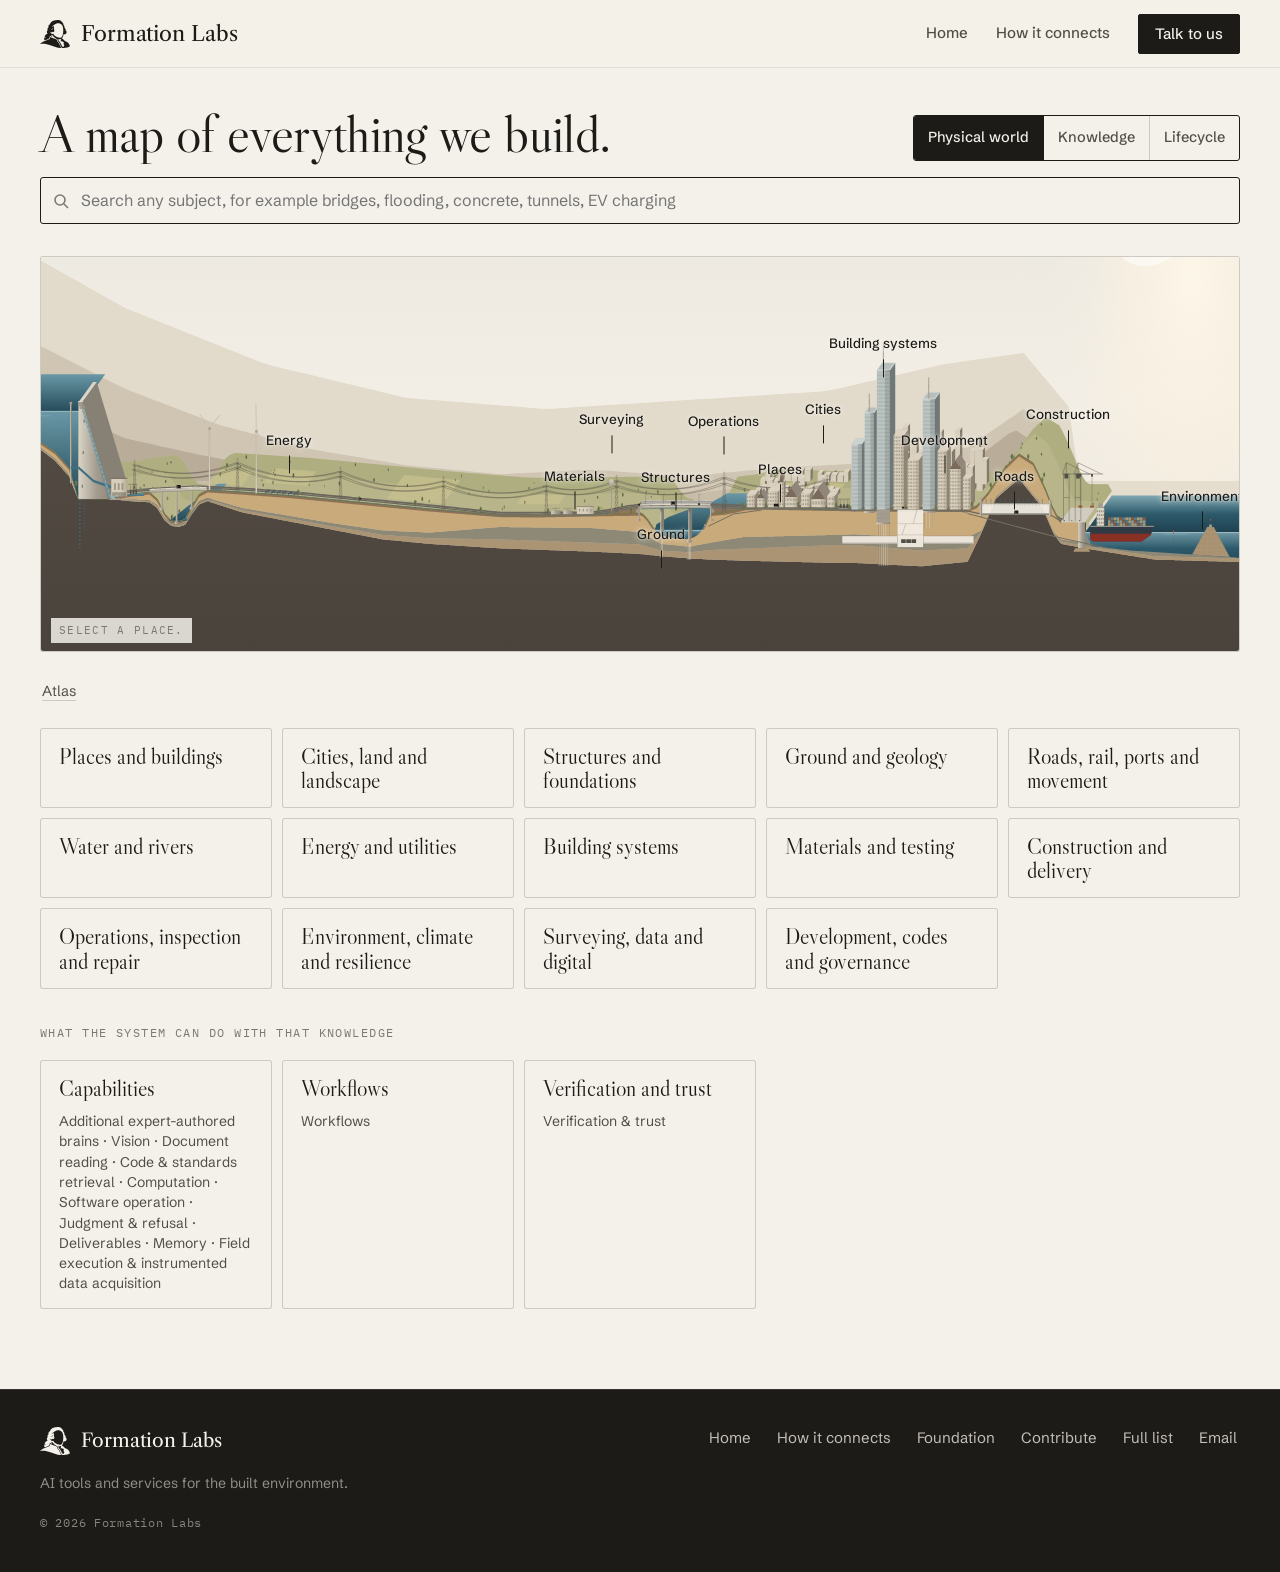
<file: atlas.html>
<!DOCTYPE html>
<html lang="en">
<head>
<meta charset="UTF-8" />
<meta name="viewport" content="width=device-width, initial-scale=1.0" />
<title>Formation Labs · Knowledge Atlas</title>
<meta name="description" content="The Formation Labs Knowledge Atlas: the built environment in fourteen entry points, the disciplines behind them, the life of a project, and the honest state of what Formation Labs covers today." />
<link rel="icon" type="image/svg+xml" href="favicon.svg?v=4" />
<link rel="preconnect" href="https://fonts.googleapis.com" />
<link rel="preconnect" href="https://fonts.gstatic.com" crossorigin />
<link href="https://fonts.googleapis.com/css2?family=Libre+Caslon+Display&family=Libre+Caslon+Text:ital,wght@0,400;0,700;1,400&family=Schibsted+Grotesk:ital,wght@0,400;0,500;0,600;1,400&family=IBM+Plex+Mono:wght@400;500;600&display=swap" rel="stylesheet" />
<link rel="stylesheet" href="assets/site.css?v=1792211472" />
<link rel="stylesheet" href="assets/atlas.css?v=1792211472" />
</head>
<body class="atlas">
<a class="skip" href="#atlasMain">Skip to content</a>
<svg width="0" height="0" style="position:absolute" aria-hidden="true">
<symbol id="mark" viewBox="1338 2504 5898 5521"><path fill="currentColor" d="M4920.81 6281.03c180.03,0 330.04,18.85 499.99,-38.5 23.89,-8.06 28.22,-13.89 57.04,-21.23 0,130.42 9.87,230.61 -25.97,329.95 -13.42,37.18 -39.64,84.91 -65.57,107.48 -51.82,45.13 -81.57,36.69 -94.14,88.17 246.76,-62.88 270.49,-74.19 550.42,31.12 375.86,141.4 123.29,404.89 83.07,470.58 84.69,21.58 185.67,137.73 185.67,238.91 0,157.14 -165.82,346.41 -218.44,346.41 -117.04,0 -441.03,-607.06 -509.6,-744.7 -37.9,-76.07 -68.73,-135.55 -112.59,-199.39 -45.45,-66.14 -117.25,-88.45 -172.81,-145.46 -59.67,-61.24 -129.03,-291.56 -161.19,-397.08 -6.16,-20.2 -10.33,-52.69 -15.88,-66.26zm-2413.8 -107.51c-73.23,-53.64 -116.02,-223.08 -62.44,-343.03 8.45,-18.91 13.45,-27.79 25.76,-43.5 25.81,-32.94 3.35,-18.37 36.68,-31.56 -50.83,115.85 -24.93,301.08 0,418.09zm1081.3 -1791.81c-72.4,0 -131.13,-6.4 -193.44,-39.3l-46.85 -32.38c159.69,0 231.11,5.24 356.72,-39.91 37.36,-13.43 38.35,-14.67 67.49,-33.7 21.89,-14.29 39.66,-24.57 59.07,-42.9l106.53 -110.45c-40.01,187.83 -124.6,298.63 -349.51,298.63zm54.61 -609.22c25.04,-37.39 28.55,-18.34 76.41,-35.89l153.24 -71.32c35.52,-20.15 38.54,-27.79 71.82,-52.85 98.85,-74.43 118.33,-111.82 182.26,-170.96 426.93,-394.9 1177.08,-423.35 1523.48,35.09 45.53,60.26 68.38,105.87 100.81,176.43 17.11,37.18 24.69,53.71 39.6,100.04 45.65,141.89 58.84,183.75 83.72,350.42 62.31,417.44 46.84,904.13 -61.63,1313.35 -43.11,162.63 -95.41,305.41 -188.51,414.99l-10.69 12.19c-1.59,1.73 -3.94,4.17 -5.56,5.87 -10.72,11.21 -21.94,21.91 -34.33,34.13 -28.18,27.77 -51.42,43.86 -84.54,62.82 -312.85,179.05 -854.35,-66.83 -1081.04,-215.8 -111.89,-73.52 -133.08,-96.43 -223.57,-173.57 -69.85,-59.55 -129.96,-141.01 -181.15,-219.98 -23.61,-36.43 -77.06,-143.35 -87.27,-191.24l-21.84 0c-34.02,159.68 -221.49,194.56 -317.3,48.39 -17.94,-27.37 -26.69,-46.93 -37.91,-89.94 -16.5,-63.26 -3.41,-48.13 -61.52,-64.13 -43.04,-11.85 -53.74,-11.76 -88.34,-34.78 -88.07,-58.58 -117.5,-137.9 -117.5,-265.69 21.45,17.2 30.1,36.91 51.08,63.59 1.47,1.87 3.55,4.58 5.04,6.42 1.5,1.85 3.61,4.54 5.12,6.35l50.89 51.86c109.62,95.23 292.45,81.91 415.02,-18.09 96.18,-78.48 234.03,148.02 328.6,-93.99 47.02,-120.29 19.16,-317.29 -29.76,-418.65 -27.96,-57.92 -30.68,-22.57 -14.86,-82.33 61.92,-233.87 -25.49,-428.01 -57.5,-578.29 -117.34,29.9 -40.03,95.56 -382.28,95.56zm-655.33 35.84c0,58.46 11.69,111.74 32.76,155.28 -65.99,38.19 -88.41,50.34 -139.47,110.26 -50.47,59.22 -78.97,145.22 -78.97,236.16 0,107.59 50,118.13 87.38,179.18 -194.37,112.48 -260.79,352.29 -141.85,561.28 15.59,27.4 34.5,45.13 56.98,69.07 24.14,25.69 47.13,38.77 63.02,62.48 -280.83,71.56 -729.35,413.79 -593.18,827.93 20.12,61.19 46.08,89.26 79.83,139.65 -122.22,-31.14 -100.57,-71.96 -174.75,-131.4 -12.04,56.51 -32.77,115.22 -32.77,191.13 0,101.1 21.16,191.6 84.21,254.31 80.26,79.85 143.98,21.59 229.44,-18.79 57.22,-27.03 105.65,-46.27 163.78,-71.73 114.38,-50.08 211.08,-94.83 326.14,-145.01 262.8,-114.62 216.09,-81.11 306.54,-417.3 14.79,-55 39.24,-142.77 58.56,-186.81 42.18,10.74 257.76,139 324.57,170.61 37.51,17.75 80.36,40.5 123.24,44.4 -1.96,-1.87 -5.32,-7.21 -6.27,-5.09 -5.74,12.91 -201.26,-141.08 -201.26,-401.05 84.61,21.55 158.39,59.72 251.21,59.72 8.69,40.8 67.28,138.81 91.74,174.43 107.54,156.63 261.81,293.66 415.15,394.07l159.3 100.53c57,30.86 117.48,67.39 174.96,95.34 92.01,44.75 108.71,22.99 140.6,132.91 38.19,131.65 87.06,280.18 146.55,401.16 59.06,120.1 174.97,124.98 243.45,307.13 97.03,258.15 227.24,503.71 358.69,742.52 24.46,44.41 83.06,141.24 93.58,184.33 484.67,0 987.59,-48.42 1433.9,-259.42 55.43,-26.2 113.3,-60.18 171.66,-75.05 0,-55.88 2.33,-39.07 -14.07,-80.17 -65.08,-163.07 -132.94,-330.57 -235.61,-470.98 -86.57,-118.4 -191.94,-202 -311.89,-280.03 -146,-94.96 -311.54,-129.78 -469.04,-203.76 -58.15,-27.32 -76.29,-126.11 -120.56,-190.67 -93.38,-136.21 -320.19,-243.31 -465.31,-327.29 28.81,-47.06 68.36,-64.21 98.44,-107.36 96.06,-137.86 166.31,-284.71 205.22,-456.43 18.93,-83.5 45.85,-157.83 45.85,-248.49 184.09,0 218.57,62.47 411.74,-51.4 116.7,-68.79 188.98,-224.88 188.98,-390.59 0,-120.48 -112.27,-274.02 -196.61,-298.64 44.8,-210.28 4.54,-328.31 -128.08,-469.13 -15.48,-16.42 -90.35,-60.05 -90.35,-80.36 0,-128.65 10.36,-186.31 -31.29,-312.2 -64.62,-195.31 -174.41,-274.98 -188.93,-342.85 -5.66,-26.46 -5.97,-49.35 -12,-82.45 -4.25,-23.37 -11.87,-46.52 -20.19,-73.48 -31.11,-100.91 -76.46,-170.3 -141.85,-239.06l-77.46 -70.57c-9.39,-6.46 -21.21,-12.95 -27.57,-17.63 -64.15,-47.12 -82.52,-165.93 -236.01,-255.53 -41.48,-24.21 -68.59,-38.83 -116.3,-51.99 -49.97,-13.8 -92.3,-15.56 -148.5,-28.71 -179.7,-42.04 -218.78,-84.17 -455.69,-34.08 -88.78,18.78 -67,34.29 -163.74,18.49 -44.39,-7.25 -118.85,5.05 -170.06,10.64 -52.52,5.72 -111.76,20.16 -161.26,38.64 -102.59,38.29 -217.06,29.85 -316.43,72.02 -50.93,21.61 -93.29,40.42 -135.26,67.08 -387,245.73 -456.13,594.72 -544.63,670.56 -113.12,96.96 -220.26,216.66 -220.26,404.16z"/><path fill="currentColor" d="M3271.57 6233.25c-39.52,3.6 -87.89,34.37 -127.8,51.36l-399.75 160.06c-189.64,81.71 -751.31,307.13 -890.29,400.05 -171.89,114.93 -402.59,255.49 -515.39,439.72 45.09,-4.1 81.69,-25.22 128.7,-38.41 489.46,-137.41 1137.3,2.9 1604.11,150.09 818.04,257.93 1533.93,628.94 2428.54,628.94 -10.6,-49.76 -56.79,-136.17 -80.1,-187.14l-174.75 -370.31c-83.65,-183.02 -170.07,-415.69 -306.49,-512.93 -56.51,-40.27 -103.01,-72.63 -130.35,-144.13l-71.59 -208.4c-54.05,-177.85 -73.51,-202.57 -255.53,-281.96l-1025.18 -431.69c-36.47,-16.57 -56.1,-33.81 -96.77,-37.52l-45.02 189.67c-12.1,44.89 -38.52,142.27 -42.35,192.59z"/></symbol>
</svg>

<header class="nav solid" id="nav">
  <div class="wrap">
    <a class="brand" href="index.html" aria-label="Formation Labs, home"><svg class="mark" aria-hidden="true"><use href="#mark"/></svg>Formation Labs</a>
    <button class="nav-toggle" id="navToggle" aria-expanded="false" aria-controls="navLinks" aria-label="Menu">
      <svg viewBox="0 0 20 20" fill="none" stroke="currentColor" stroke-width="1.6"><path d="M2 5h16M2 10h16M2 15h16"/></svg>
    </button>
    <nav class="nav-links" id="navLinks" aria-label="Site">
      <a href="index.html">Home</a>
      <a href="index.html#connect">How it connects</a>
      <a class="btn small primary" href="mailto:devanshpatel77@gmail.com?subject=Formation%20Labs">Talk to us</a>
    </nav>
  </div>
</header>

<main class="wrap" id="atlasApp">
  <div class="atlas-head">
    <div class="row">
      <div>
        <h1 style="margin-top:10px">A map of everything we build.</h1>
      </div>
      <div class="atlas-tools">
        <div class="seg" id="perspective" role="tablist" aria-label="Perspective">
          <button type="button" role="tab" data-p="world" aria-selected="true">Physical world</button>
          <button type="button" role="tab" data-p="knowledge" aria-selected="false">Knowledge</button>
          <button type="button" role="tab" data-p="lifecycle" aria-selected="false">Lifecycle</button>
        </div>
        <div class="seg" id="viewmode" role="tablist" aria-label="View" style="display:none">
          <button type="button" role="tab" data-v="map" aria-selected="true">Explore</button>
          <button type="button" role="tab" data-v="list" aria-selected="false">List</button>
        </div>
      </div>
    </div>
    <div class="atlas-tools" style="margin-top:16px">
      <div class="search">
        <svg viewBox="0 0 16 16" fill="none" stroke="currentColor" stroke-width="1.6" aria-hidden="true"><circle cx="7" cy="7" r="5"/><path d="M11 11l4 4"/></svg>
        <input id="atlasSearch" type="search" placeholder="Search any subject, for example bridges, flooding, concrete, tunnels, EV charging" aria-label="Search the Atlas" autocomplete="off" />
        <div class="search-results" id="searchResults" role="listbox"></div>
      </div>
    </div>
  </div>

  <div class="strip" id="strip">
    <div id="stripScene"></div>
    <span class="strip-note label">Select a place.</span>
  </div>

  <nav class="crumbs" id="crumbs" aria-label="Where you are"></nav>
  <p class="sr-only" id="atlasLive" aria-live="polite"></p>
  <div id="atlasMain"></div>
</main>

<footer style="margin-top:80px">
  <div class="wrap">
    <div>
      <a class="brand" href="index.html"><svg class="mark" aria-hidden="true"><use href="#mark"/></svg>Formation Labs</a>
      <p class="fine">AI tools and services for the built environment.</p>
      <p class="meta">&copy; 2026 Formation Labs</p>
    </div>
    <div>
      <nav aria-label="Footer">
        <a href="index.html">Home</a>
        <a href="index.html#connect">How it connects</a>
        <a href="index.html#foundation">Foundation</a>
        <a href="enlist.html">Contribute</a>
        <a href="atlas.html?v=list">Full list</a>
        <a href="mailto:devanshpatel77@gmail.com?subject=Formation%20Labs">Email</a>
      </nav>
    </div>
  </div>
</footer>

<script src="assets/atlas-data.js?v=3"></script>
<script src="assets/scene.js?v=1792211472"></script>
<script src="assets/atlas.js?v=1792211472"></script>
<script>
(function(){var t=document.getElementById('navToggle'),l=document.getElementById('navLinks');if(t)t.addEventListener('click',function(){var o=l.classList.toggle('open');t.setAttribute('aria-expanded',o?'true':'false');});})();
</script>
</body>
</html>
</file>
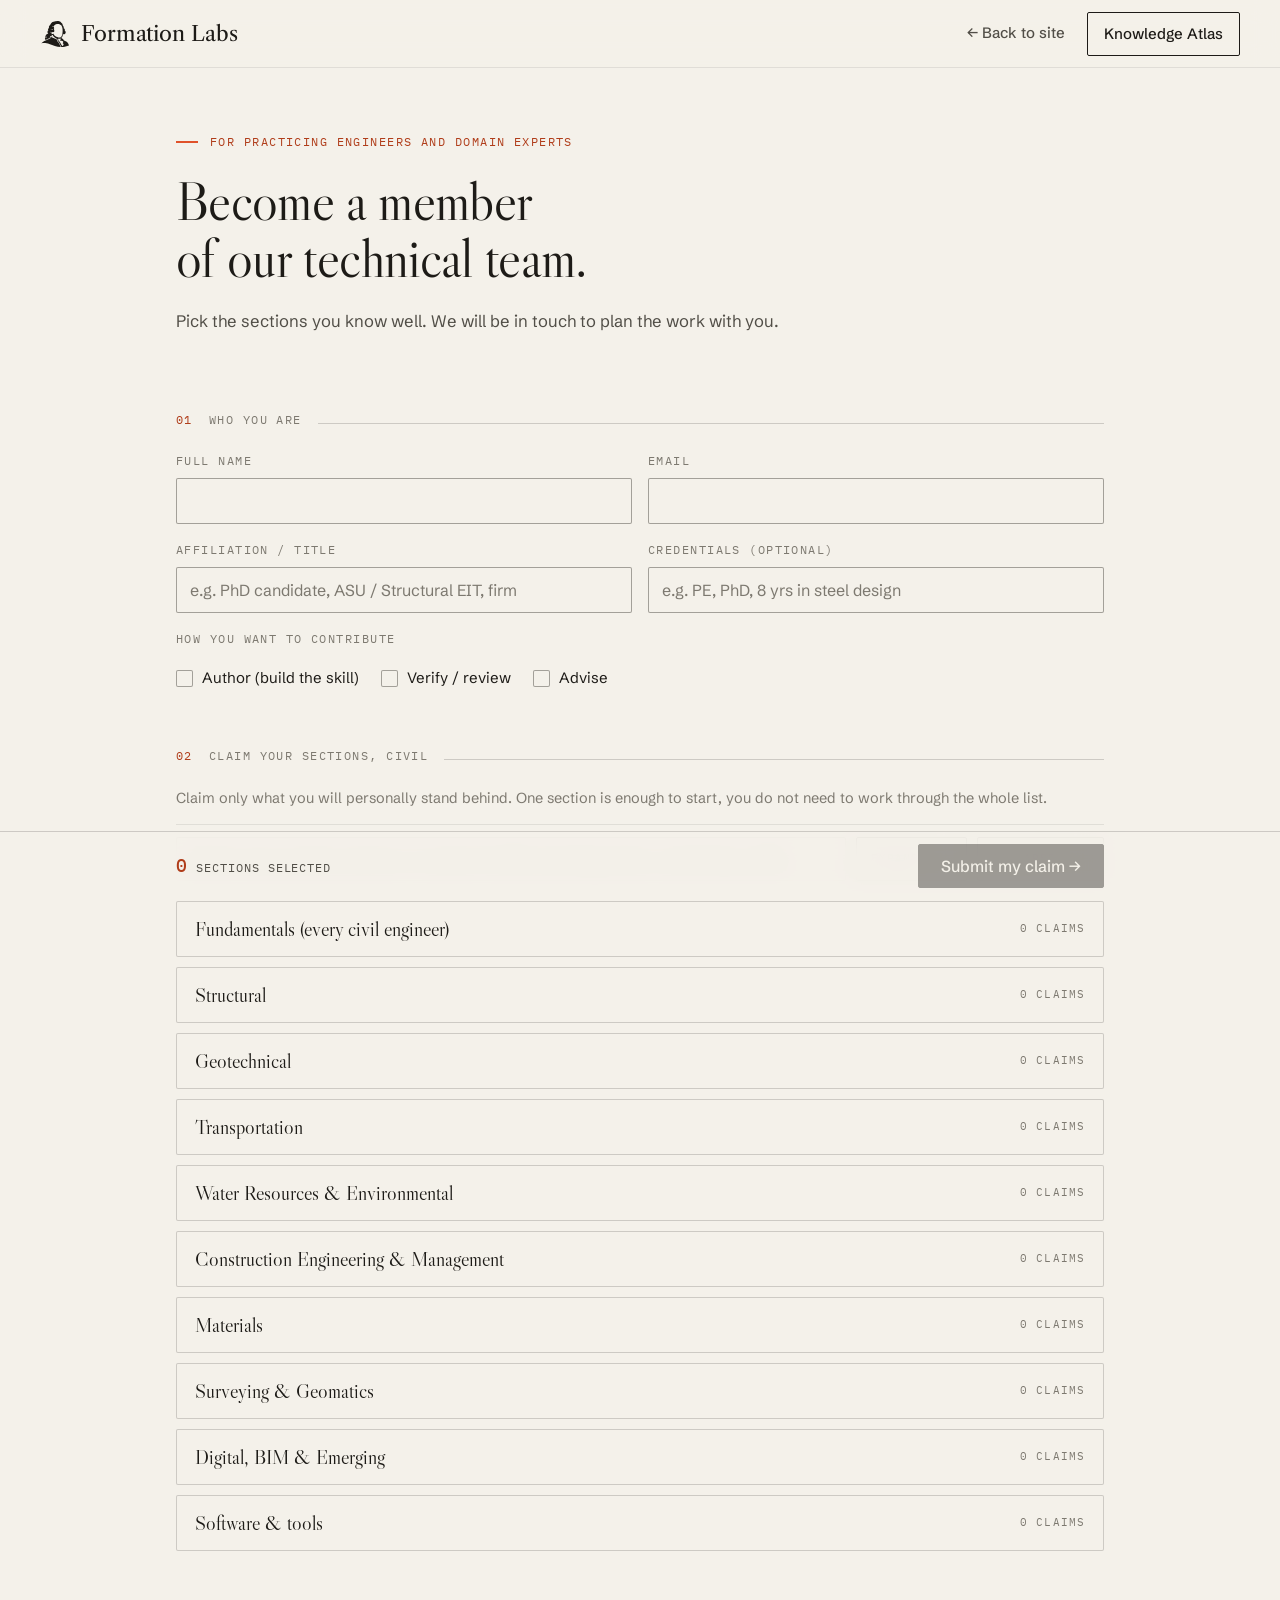
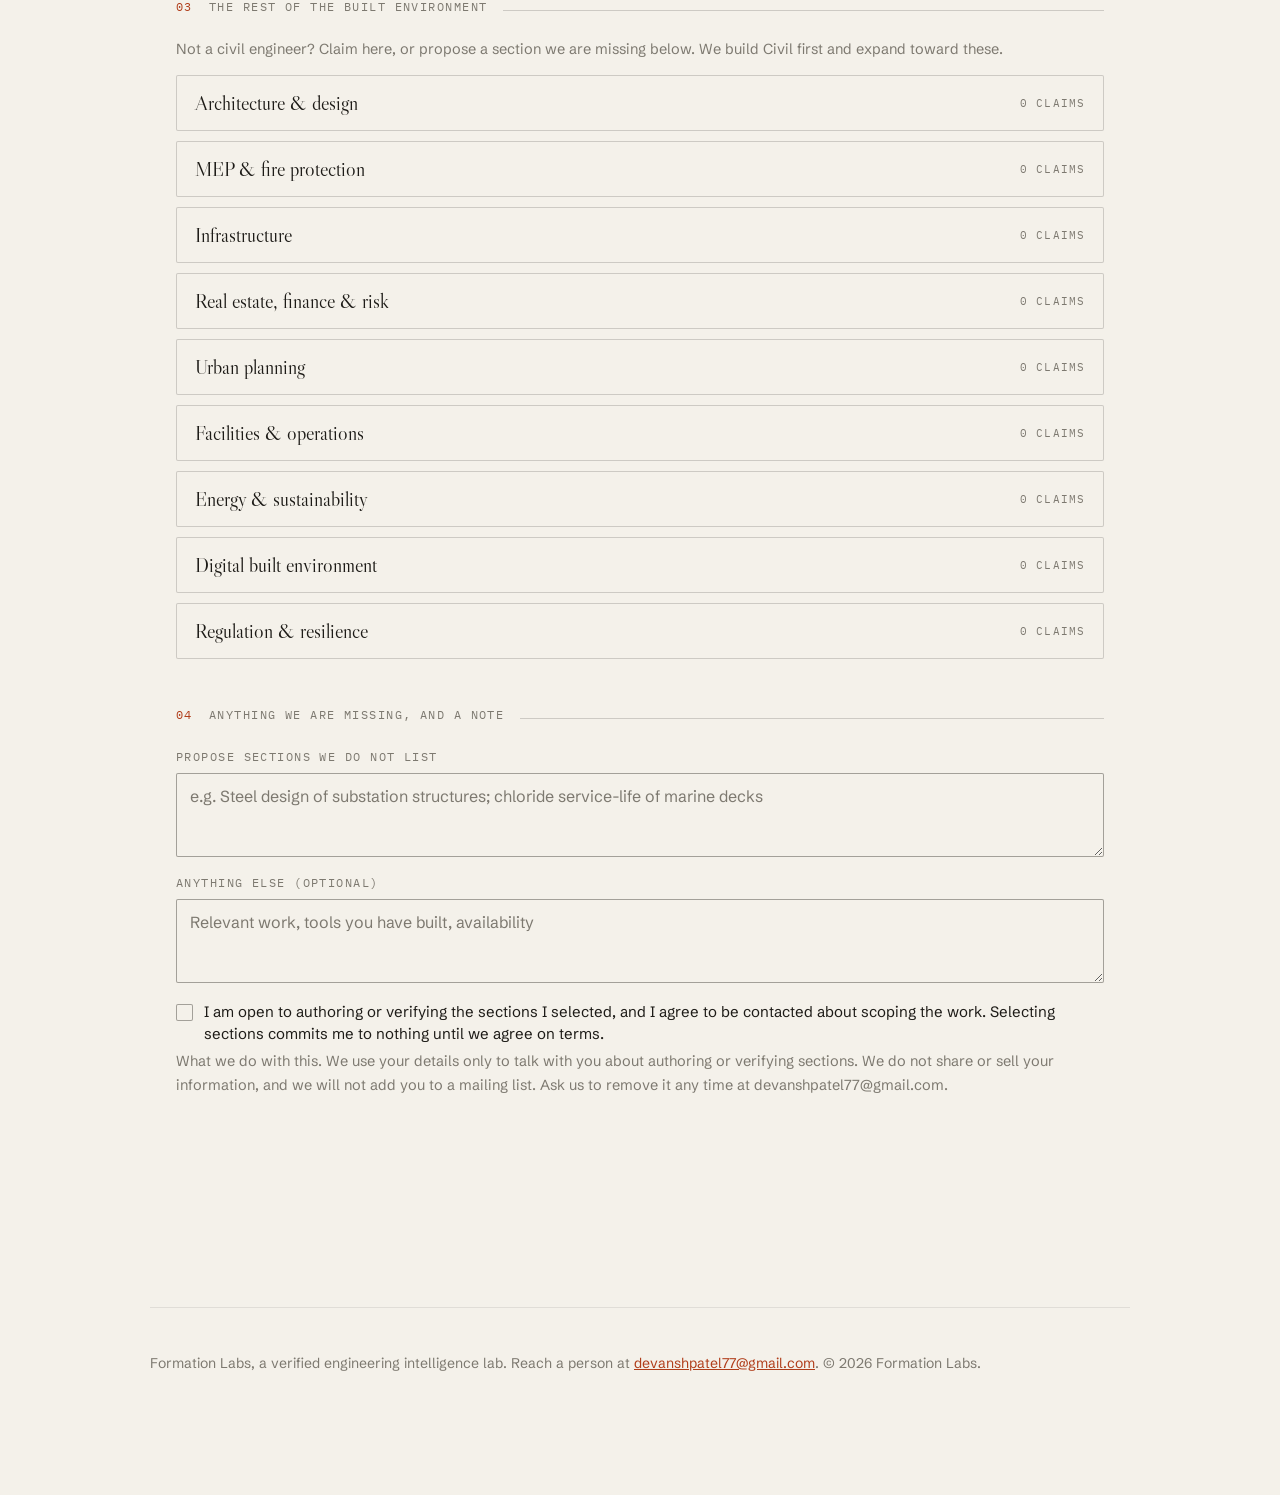
<file: enlist.html>
<!DOCTYPE html>
<html lang="en">
<head>
<meta charset="UTF-8" />
<meta name="viewport" content="width=device-width, initial-scale=1.0" />
<title>Formation Labs, claim your sections</title>
<meta name="description" content="Claim the engineering sections you will author and verify for the Formation Labs verified AI harness for the built environment." />
<link rel="icon" type="image/svg+xml" href="favicon.svg?v=2" />
<link rel="preconnect" href="https://fonts.googleapis.com" />
<link rel="preconnect" href="https://fonts.gstatic.com" crossorigin />
<link href="https://fonts.googleapis.com/css2?family=Libre+Caslon+Display&family=Libre+Caslon+Text:ital,wght@0,400;0,700;1,400&family=Schibsted+Grotesk:ital,wght@0,400;0,500;0,600;1,400&family=IBM+Plex+Mono:wght@400;500;600&display=swap" rel="stylesheet" />
<link rel="stylesheet" href="assets/site.css?v=1792211472" />
<style>
  /* page-specific, layered over assets/site.css */
  :root{
    --gold:var(--accent-ink); /* legacy token name still referenced by inline script styles; resolves to the accent */
    --shellw:980px;
    --field-line:rgba(29,27,23,.38);
  }
  body{padding-top:var(--nav-h);background:var(--paper);color:var(--ink)}
  a{color:inherit}
  .shell{max-width:var(--shellw);margin:0 auto;padding:0 26px}
  .mono{font-family:var(--mono);text-transform:uppercase;letter-spacing:.12em;font-size:12px;color:var(--ink-3)}
  .gold{color:var(--accent-ink)}

  .nav .brand .mark{width:30px;height:30px}
  .nav-right{display:flex;align-items:center;gap:22px;flex:none}
  .nav .back{display:inline-flex;align-items:center;min-height:44px;font-size:15px;font-weight:500;color:var(--ink-2);padding:6px 0;border-bottom:1.5px solid transparent;text-decoration:none;white-space:nowrap}
  .nav .back:hover{color:var(--ink);border-bottom-color:var(--accent)}
  .btn.small{min-height:44px;white-space:nowrap}

  .intro{padding:64px 0 30px}
  .kick{display:flex;align-items:center;gap:12px;margin-bottom:22px}
  .kick::before{content:"";width:22px;height:2px;background:var(--accent);flex:none}
  .kick span{font-family:var(--mono);font-size:12px;text-transform:uppercase;letter-spacing:.12em;color:var(--accent-ink)}
  .intro h1{font-family:var(--display);font-weight:400;font-size:clamp(34px,4.6vw,54px);line-height:1.06;letter-spacing:-.012em;max-width:18ch}
  .lead{font-size:clamp(16px,1.3vw,18px);color:var(--ink-2);max-width:64ch;margin-top:20px}
  .lead b{color:var(--ink);font-weight:500}

  form{padding-bottom:180px}
  .sec{margin-top:46px}
  .sec-h{display:flex;align-items:baseline;gap:16px;margin-bottom:22px}
  .sec-h .n{font-family:var(--mono);font-size:12px;letter-spacing:.12em;color:var(--accent-ink)}
  .sec-h .t{font-family:var(--mono);font-size:12px;letter-spacing:.12em;text-transform:uppercase;color:var(--ink-3)}
  .sec-h .ln{flex:1;height:1px;background:var(--line)}

  .fields{display:grid;grid-template-columns:1fr 1fr;gap:16px}
  .f{display:flex;flex-direction:column;gap:7px}
  .f.full{grid-column:1/-1}
  label.lbl{font-family:var(--mono);font-size:12px;text-transform:uppercase;letter-spacing:.12em;color:var(--ink-3)}
  input[type=text],input[type=email],textarea{font-family:var(--sans);font-size:16px;line-height:1.3;color:var(--ink);background:var(--paper);border:1px solid var(--field-line);border-radius:2px;padding:12px 13px;min-height:44px;width:100%}
  input::placeholder,textarea::placeholder{color:var(--ink-3);opacity:1}
  input:focus,textarea:focus{outline:none;border-color:var(--accent)}
  textarea{min-height:84px;resize:vertical}
  .role{display:flex;gap:6px 22px;flex-wrap:wrap}
  .role label{display:flex;align-items:center;gap:9px;min-height:44px;font-size:15px;color:var(--ink);cursor:pointer}

  .disc{border:1px solid var(--line);border-radius:2px;margin-bottom:10px;background:var(--paper);overflow:hidden}
  .disc>summary{list-style:none;cursor:pointer;padding:15px 18px;min-height:44px;display:flex;align-items:center;justify-content:space-between;gap:12px;font-family:var(--display);font-size:20px;line-height:1.2;color:var(--ink);scroll-margin-top:150px}
  .disc>summary::-webkit-details-marker{display:none}
  .disc>summary:hover{background:var(--paper-2)}
  .disc>summary .c{font-family:var(--mono);font-size:11px;letter-spacing:.1em;color:var(--ink-3);text-transform:uppercase;white-space:nowrap}
  .disc[open]>summary{border-bottom:1px solid var(--line-2);color:var(--accent-ink)}
  .disc .body{padding:6px 18px 18px}
  .mod{margin-top:16px}
  .mod-h{display:flex;align-items:center;gap:9px;margin-bottom:6px}
  .mod-h label{font-family:var(--sans);font-weight:500;font-size:15.5px;color:var(--ink);cursor:pointer;display:flex;align-items:center;gap:9px;min-height:32px}
  .mod-h .all{font-family:var(--mono);font-size:10.5px;letter-spacing:.08em;text-transform:uppercase;color:var(--ink-3)}
  .subs{display:grid;grid-template-columns:repeat(2,1fr);gap:2px 18px;padding-left:2px}
  .subs label{display:flex;flex-wrap:wrap;align-items:flex-start;gap:9px;font-size:14.5px;color:var(--ink-2);cursor:pointer;line-height:1.35;padding:5px 0;min-height:30px}
  .subs label:hover{color:var(--ink)}
  .claimcount{display:inline-block;margin-left:8px;font-family:var(--mono);font-size:10px;letter-spacing:.05em;color:var(--accent-ink);background:var(--accent-soft);border:1px solid rgba(224,82,42,.4);border-radius:9px;padding:1px 7px;white-space:nowrap;vertical-align:middle}
  input[type=checkbox]{appearance:none;-webkit-appearance:none;width:17px;height:17px;border:1.5px solid var(--field-line);border-radius:2px;background:var(--paper);cursor:pointer;flex-shrink:0;margin-top:1px;position:relative;transition:background .15s,border-color .15s}
  input[type=checkbox]:hover{border-color:var(--ink)}
  input[type=checkbox]:checked{background:var(--accent);border-color:var(--accent)}
  input[type=checkbox]:checked::after{content:"";position:absolute;left:5px;top:1.5px;width:4px;height:8.5px;border:solid var(--paper);border-width:0 2px 2px 0;transform:rotate(45deg)}
  input[type=checkbox]:indeterminate{background:var(--paper);border-color:var(--accent)}
  input[type=checkbox]:indeterminate::after{content:"";position:absolute;left:3px;right:3px;top:6px;height:2px;background:var(--accent)}

  .builtenv-note{font-size:14.5px;color:var(--ink-3);margin:6px 0 14px}

  .tools{position:sticky;top:var(--nav-h);z-index:15;display:flex;gap:10px;align-items:center;padding:12px 0;margin-bottom:8px;flex-wrap:wrap;
    background:color-mix(in srgb,var(--paper) 90%,transparent);backdrop-filter:blur(10px);-webkit-backdrop-filter:blur(10px);border-top:1px solid var(--line-2)}
  .tools input{flex:1;min-width:220px;font-family:var(--sans);font-size:15px;color:var(--ink);background:var(--paper);border:1px solid var(--field-line);border-radius:2px;padding:11px 13px;min-height:44px}
  .tools input:focus{outline:none;border-color:var(--accent)}
  .tbtn{font-family:var(--mono);font-size:11px;text-transform:uppercase;letter-spacing:.1em;color:var(--ink);background:transparent;border:1.5px solid var(--ink);border-radius:2px;padding:10px 14px;min-height:44px;cursor:pointer;white-space:nowrap;transition:background .18s var(--ease),color .18s var(--ease)}
  .tbtn:hover{background:var(--ink);color:var(--paper)}

  .consent{display:flex;align-items:flex-start;gap:11px;margin-top:18px;font-size:15px;color:var(--ink);cursor:pointer;line-height:1.45;scroll-margin-bottom:130px}
  .consent input[type=checkbox]{margin-top:3px}

  .barwrap{position:fixed;bottom:0;left:0;right:0;z-index:30;background:color-mix(in srgb,var(--paper) 90%,transparent);backdrop-filter:blur(12px);-webkit-backdrop-filter:blur(12px);border-top:1px solid var(--line)}
  .bar{max-width:var(--shellw);margin:0 auto;padding:12px 26px;display:flex;align-items:center;justify-content:space-between;gap:16px}
  .bar .count{font-family:var(--mono);font-size:12px;letter-spacing:.08em;text-transform:uppercase;color:var(--ink-2)}
  .bar .count b{color:var(--accent-ink);font-size:18px;font-weight:500}
  .bar .btn{min-height:44px}
  .btn:disabled{opacity:.4;cursor:not-allowed}
  .btn.primary:disabled:hover{background:var(--ink);border-color:var(--ink);color:var(--paper)}

  .done{display:none;padding:90px 0;text-align:center}
  .done.show{display:block}
  .done svg{width:84px;height:84px;color:var(--ink);margin:0 auto 24px}
  .done h2{font-family:var(--display);font-weight:400;font-size:clamp(28px,4vw,44px);margin-bottom:14px}
  .done p{color:var(--ink-2);max-width:48ch;margin:0 auto}
  .err{color:var(--accent-ink);font-family:var(--mono);font-size:13px;line-height:1.5;margin-top:10px;min-height:16px;scroll-margin-bottom:130px}
  .err a{color:var(--accent-ink)}

  footer.foot{padding:44px 0 120px;border-top:1px solid var(--line-2);color:var(--ink-3);font-size:14px;line-height:1.65;background:transparent}
  footer.foot a{color:var(--accent-ink)}

  @media(max-width:760px){
    .fields{grid-template-columns:1fr}
    .subs{grid-template-columns:1fr}
    .subs label{min-height:44px;padding:8px 0}
    .disc>summary{font-size:18px;padding:14px 14px}
    .disc .body{padding:6px 14px 16px}
    form{padding-bottom:200px}
    .bar{flex-direction:column;align-items:stretch;gap:10px}
    .bar .btn{justify-content:center}
  }
  @media(max-width:600px){
    .nav .back{display:none}
    .nav .wrap{gap:12px}
    .brand{font-size:18px;gap:9px}
    .nav .brand .mark{width:26px;height:26px}
    .btn.small{padding:8px 12px;font-size:14px}
    .shell{padding:0 18px}
    .intro{padding:44px 0 24px}
  }
</style>
</head>
<body>

<svg width="0" height="0" style="position:absolute" aria-hidden="true">
  <g id="fl-mark">
    <path fill="currentColor" d="M4920.81 6281.03c180.03,0 330.04,18.85 499.99,-38.5 23.89,-8.06 28.22,-13.89 57.04,-21.23 0,130.42 9.87,230.61 -25.97,329.95 -13.42,37.18 -39.64,84.91 -65.57,107.48 -51.82,45.13 -81.57,36.69 -94.14,88.17 246.76,-62.88 270.49,-74.19 550.42,31.12 375.86,141.4 123.29,404.89 83.07,470.58 84.69,21.58 185.67,137.73 185.67,238.91 0,157.14 -165.82,346.41 -218.44,346.41 -117.04,0 -441.03,-607.06 -509.6,-744.7 -37.9,-76.07 -68.73,-135.55 -112.59,-199.39 -45.45,-66.14 -117.25,-88.45 -172.81,-145.46 -59.67,-61.24 -129.03,-291.56 -161.19,-397.08 -6.16,-20.2 -10.33,-52.69 -15.88,-66.26zm-2413.8 -107.51c-73.23,-53.64 -116.02,-223.08 -62.44,-343.03 8.45,-18.91 13.45,-27.79 25.76,-43.5 25.81,-32.94 3.35,-18.37 36.68,-31.56 -50.83,115.85 -24.93,301.08 0,418.09zm1081.3 -1791.81c-72.4,0 -131.13,-6.4 -193.44,-39.3l-46.85 -32.38c159.69,0 231.11,5.24 356.72,-39.91 37.36,-13.43 38.35,-14.67 67.49,-33.7 21.89,-14.29 39.66,-24.57 59.07,-42.9l106.53 -110.45c-40.01,187.83 -124.6,298.63 -349.51,298.63zm54.61 -609.22c25.04,-37.39 28.55,-18.34 76.41,-35.89l153.24 -71.32c35.52,-20.15 38.54,-27.79 71.82,-52.85 98.85,-74.43 118.33,-111.82 182.26,-170.96 426.93,-394.9 1177.08,-423.35 1523.48,35.09 45.53,60.26 68.38,105.87 100.81,176.43 17.11,37.18 24.69,53.71 39.6,100.04 45.65,141.89 58.84,183.75 83.72,350.42 62.31,417.44 46.84,904.13 -61.63,1313.35 -43.11,162.63 -95.41,305.41 -188.51,414.99l-10.69 12.19c-1.59,1.73 -3.94,4.17 -5.56,5.87 -10.72,11.21 -21.94,21.91 -34.33,34.13 -28.18,27.77 -51.42,43.86 -84.54,62.82 -312.85,179.05 -854.35,-66.83 -1081.04,-215.8 -111.89,-73.52 -133.08,-96.43 -223.57,-173.57 -69.85,-59.55 -129.96,-141.01 -181.15,-219.98 -23.61,-36.43 -77.06,-143.35 -87.27,-191.24l-21.84 0c-34.02,159.68 -221.49,194.56 -317.3,48.39 -17.94,-27.37 -26.69,-46.93 -37.91,-89.94 -16.5,-63.26 -3.41,-48.13 -61.52,-64.13 -43.04,-11.85 -53.74,-11.76 -88.34,-34.78 -88.07,-58.58 -117.5,-137.9 -117.5,-265.69 21.45,17.2 30.1,36.91 51.08,63.59 1.47,1.87 3.55,4.58 5.04,6.42 1.5,1.85 3.61,4.54 5.12,6.35l50.89 51.86c109.62,95.23 292.45,81.91 415.02,-18.09 96.18,-78.48 234.03,148.02 328.6,-93.99 47.02,-120.29 19.16,-317.29 -29.76,-418.65 -27.96,-57.92 -30.68,-22.57 -14.86,-82.33 61.92,-233.87 -25.49,-428.01 -57.5,-578.29 -117.34,29.9 -40.03,95.56 -382.28,95.56zm-655.33 35.84c0,58.46 11.69,111.74 32.76,155.28 -65.99,38.19 -88.41,50.34 -139.47,110.26 -50.47,59.22 -78.97,145.22 -78.97,236.16 0,107.59 50,118.13 87.38,179.18 -194.37,112.48 -260.79,352.29 -141.85,561.28 15.59,27.4 34.5,45.13 56.98,69.07 24.14,25.69 47.13,38.77 63.02,62.48 -280.83,71.56 -729.35,413.79 -593.18,827.93 20.12,61.19 46.08,89.26 79.83,139.65 -122.22,-31.14 -100.57,-71.96 -174.75,-131.4 -12.04,56.51 -32.77,115.22 -32.77,191.13 0,101.1 21.16,191.6 84.21,254.31 80.26,79.85 143.98,21.59 229.44,-18.79 57.22,-27.03 105.65,-46.27 163.78,-71.73 114.38,-50.08 211.08,-94.83 326.14,-145.01 262.8,-114.62 216.09,-81.11 306.54,-417.3 14.79,-55 39.24,-142.77 58.56,-186.81 42.18,10.74 257.76,139 324.57,170.61 37.51,17.75 80.36,40.5 123.24,44.4 -1.96,-1.87 -5.32,-7.21 -6.27,-5.09 -5.74,12.91 -201.26,-141.08 -201.26,-401.05 84.61,21.55 158.39,59.72 251.21,59.72 8.69,40.8 67.28,138.81 91.74,174.43 107.54,156.63 261.81,293.66 415.15,394.07l159.3 100.53c57,30.86 117.48,67.39 174.96,95.34 92.01,44.75 108.71,22.99 140.6,132.91 38.19,131.65 87.06,280.18 146.55,401.16 59.06,120.1 174.97,124.98 243.45,307.13 97.03,258.15 227.24,503.71 358.69,742.52 24.46,44.41 83.06,141.24 93.58,184.33 484.67,0 987.59,-48.42 1433.9,-259.42 55.43,-26.2 113.3,-60.18 171.66,-75.05 0,-55.88 2.33,-39.07 -14.07,-80.17 -65.08,-163.07 -132.94,-330.57 -235.61,-470.98 -86.57,-118.4 -191.94,-202 -311.89,-280.03 -146,-94.96 -311.54,-129.78 -469.04,-203.76 -58.15,-27.32 -76.29,-126.11 -120.56,-190.67 -93.38,-136.21 -320.19,-243.31 -465.31,-327.29 28.81,-47.06 68.36,-64.21 98.44,-107.36 96.06,-137.86 166.31,-284.71 205.22,-456.43 18.93,-83.5 45.85,-157.83 45.85,-248.49 184.09,0 218.57,62.47 411.74,-51.4 116.7,-68.79 188.98,-224.88 188.98,-390.59 0,-120.48 -112.27,-274.02 -196.61,-298.64 44.8,-210.28 4.54,-328.31 -128.08,-469.13 -15.48,-16.42 -90.35,-60.05 -90.35,-80.36 0,-128.65 10.36,-186.31 -31.29,-312.2 -64.62,-195.31 -174.41,-274.98 -188.93,-342.85 -5.66,-26.46 -5.97,-49.35 -12,-82.45 -4.25,-23.37 -11.87,-46.52 -20.19,-73.48 -31.11,-100.91 -76.46,-170.3 -141.85,-239.06l-77.46 -70.57c-9.39,-6.46 -21.21,-12.95 -27.57,-17.63 -64.15,-47.12 -82.52,-165.93 -236.01,-255.53 -41.48,-24.21 -68.59,-38.83 -116.3,-51.99 -49.97,-13.8 -92.3,-15.56 -148.5,-28.71 -179.7,-42.04 -218.78,-84.17 -455.69,-34.08 -88.78,18.78 -67,34.29 -163.74,18.49 -44.39,-7.25 -118.85,5.05 -170.06,10.64 -52.52,5.72 -111.76,20.16 -161.26,38.64 -102.59,38.29 -217.06,29.85 -316.43,72.02 -50.93,21.61 -93.29,40.42 -135.26,67.08 -387,245.73 -456.13,594.72 -544.63,670.56 -113.12,96.96 -220.26,216.66 -220.26,404.16z"/>
    <path fill="currentColor" d="M3271.57 6233.25c-39.52,3.6 -87.89,34.37 -127.8,51.36l-399.75 160.06c-189.64,81.71 -751.31,307.13 -890.29,400.05 -171.89,114.93 -402.59,255.49 -515.39,439.72 45.09,-4.1 81.69,-25.22 128.7,-38.41 489.46,-137.41 1137.3,2.9 1604.11,150.09 818.04,257.93 1533.93,628.94 2428.54,628.94 -10.6,-49.76 -56.79,-136.17 -80.1,-187.14l-174.75 -370.31c-83.65,-183.02 -170.07,-415.69 -306.49,-512.93 -56.51,-40.27 -103.01,-72.63 -130.35,-144.13l-71.59 -208.4c-54.05,-177.85 -73.51,-202.57 -255.53,-281.96l-1025.18 -431.69c-36.47,-16.57 -56.1,-33.81 -96.77,-37.52l-45.02 189.67c-12.1,44.89 -38.52,142.27 -42.35,192.59z"/>
  </g>
</svg>

<header class="nav solid">
  <div class="wrap">
    <a class="brand" href="index.html" aria-label="Formation Labs, home"><svg class="mark" viewBox="1098 2264 6378 6001" aria-hidden="true"><use href="#fl-mark"/></svg>Formation Labs</a>
    <div class="nav-right">
      <a class="back" href="index.html">&larr; Back to site</a>
      <a class="btn small" href="atlas.html">Knowledge Atlas</a>
    </div>
  </div>
</header>

<main class="shell">
  <section class="intro">
    <div class="kick"><span>For practicing engineers and domain experts</span></div>
    <h1>Become a member of our technical team.</h1>
    <p class="lead">Pick the sections you know well. We will be in touch to plan the work with you.</p>
  </section>

  <form id="form">
    <section class="sec">
      <div class="sec-h"><span class="n">01</span><span class="t">Who you are</span><span class="ln"></span></div>
      <div class="fields">
        <div class="f"><label class="lbl" for="name">Full name</label><input type="text" id="name" required /></div>
        <div class="f"><label class="lbl" for="email">Email</label><input type="email" id="email" required /></div>
        <div class="f"><label class="lbl" for="aff">Affiliation / title</label><input type="text" id="aff" placeholder="e.g. PhD candidate, ASU / Structural EIT, firm" /></div>
        <div class="f"><label class="lbl" for="cred">Credentials (optional)</label><input type="text" id="cred" placeholder="e.g. PE, PhD, 8 yrs in steel design" /></div>
        <div class="f full"><label class="lbl">How you want to contribute</label>
          <div class="role">
            <label><input type="checkbox" class="role-c" value="Author" /> Author (build the skill)</label>
            <label><input type="checkbox" class="role-c" value="Verifier" /> Verify / review</label>
            <label><input type="checkbox" class="role-c" value="Advisor" /> Advise</label>
          </div>
        </div>
      </div>
    </section>

    <section class="sec">
      <div class="sec-h"><span class="n">02</span><span class="t">Claim your sections, Civil</span><span class="ln"></span></div>
      <p class="builtenv-note">Claim only what you will personally stand behind. One section is enough to start, you do not need to work through the whole list.</p>
      <div class="tools">
        <input id="search" type="search" aria-label="Search every section and tool" placeholder="Search every section and tool. Try steel, PLAXIS, hydrology, Revit, scheduling, LiDAR" />
        <button type="button" class="tbtn" id="expandAll">Expand all</button>
        <button type="button" class="tbtn" id="collapseAll">Collapse all</button>
      </div>
      <div id="tree-civil"></div>
    </section>

    <section class="sec">
      <div class="sec-h"><span class="n">03</span><span class="t">The rest of the built environment</span><span class="ln"></span></div>
      <p class="builtenv-note">Not a civil engineer? Claim here, or propose a section we are missing below. We build Civil first and expand toward these.</p>
      <div id="tree-built"></div>
    </section>

    <section class="sec">
      <div class="sec-h"><span class="n">04</span><span class="t">Anything we are missing, and a note</span><span class="ln"></span></div>
      <div class="fields">
        <div class="f full"><label class="lbl" for="propose">Propose sections we do not list</label><textarea id="propose" placeholder="e.g. Steel design of substation structures; chloride service-life of marine decks"></textarea></div>
        <div class="f full"><label class="lbl" for="note">Anything else (optional)</label><textarea id="note" placeholder="Relevant work, tools you have built, availability"></textarea></div>
      </div>
      <label class="consent"><input type="checkbox" id="consent" /> I am open to authoring or verifying the sections I selected, and I agree to be contacted about scoping the work. Selecting sections commits me to nothing until we agree on terms.</label>
      <p class="builtenv-note">What we do with this. We use your details only to talk with you about authoring or verifying sections. We do not share or sell your information, and we will not add you to a mailing list. Ask us to remove it any time at devanshpatel77@gmail.com.</p>
      <div class="err" id="err"></div>
    </section>
  </form>

  <section class="done" id="done">
    <svg viewBox="1098 2264 6378 6001"><use href="#fl-mark"/></svg>
    <h2>Claim received.</h2>
    <p>Thank you. We have your sections and a real person on our team will email you to plan the work. If you do not hear from us within a few days, reach us at devanshpatel77@gmail.com.</p>
  </section>
</main>

<footer class="shell foot">
  Formation Labs, a verified engineering intelligence lab. Reach a person at <a href="mailto:devanshpatel77@gmail.com?subject=Formation%20Labs">devanshpatel77@gmail.com</a>. &copy; 2026 Formation Labs.
</footer>

<div class="barwrap" id="barwrap">
  <div class="bar">
    <div class="count"><b id="cnt">0</b> <span id="cntword">sections</span> selected</div>
    <button class="btn primary" id="submit" disabled>Submit my claim &rarr;</button>
  </div>
</div>

<script>
/* ============================================================
   Capture: every claim is emailed to BACKUP_EMAIL through the
   FormSubmit relay (no account needed). The relay must be
   activated once: the first submission triggers a confirmation
   email to BACKUP_EMAIL; click "Activate" in it and every later
   claim arrives in that inbox. If the relay ever fails, the page
   falls back to a pre-filled email so no claim is lost.
   ============================================================ */
const BACKUP_EMAIL = "devanshpatel77@gmail.com";
const ENDPOINT = "https://formsubmit.co/ajax/" + BACKUP_EMAIL;
/* Your Apps Script /exec URL. Powers the structured Google Sheet record AND the
   live per-section claim counts. Leave empty to disable both (the page still
   works through the email relay). Paste the SAME /exec URL into both. */
const STORE_URL  = "https://script.google.com/macros/s/AKfycbxKba1pJOs4q2O-FQMNL3-qmTxnN87hjElBRRhemEvKPsTM7IAGKAvB1kytJEA0Ju6OFQ/exec";
const COUNTS_URL = STORE_URL;

/* Civil taxonomy grounded in the NCEES FE Civil + five PE Civil depth specs (April 2024).
   Fundamentals = FE breadth every civil engineer/EIT has; the five disciplines = PE depth.
   PhD / research-grade topics are intentionally excluded (added later as a research tier). */
/* Deep Civil taxonomy. FE breadth + the five PE depth disciplines, expanded to real
   practice depth from MS curricula, PE/SE specs, firm service lines and software vendors,
   plus Surveying/Geomatics, Digital/BIM, and a comprehensive Software & tools branch.
   Research-grade / PhD topics intentionally excluded (a research tier comes later). */
const CIVIL = [
  {d:"Fundamentals (every civil engineer)", m:[
    {name:"Engineering mathematics", subs:["Calculus","Differential equations","Linear algebra & matrices","Probability & statistics","Numerical methods","Analytic geometry & trigonometry"]},
    {name:"Statics", subs:["Force systems & resultants","Equilibrium & free-body diagrams","Trusses (joints & sections)","Frames & machines","Centroids & moments of inertia","Friction","Distributed loads"]},
    {name:"Dynamics", subs:["Kinematics","Kinetics (Newton, work-energy, impulse-momentum)","Rigid-body dynamics","Vibrations (SDOF)"]},
    {name:"Mechanics of materials", subs:["Axial stress & strain","Torsion","Shear & moment diagrams","Bending & shear stress","Combined & principal stress (Mohr)","Beam deflection","Columns & buckling","Pressure vessels"]},
    {name:"Fluid mechanics", subs:["Fluid properties & viscosity","Hydrostatics & buoyancy","Energy & momentum (Bernoulli)","Pipe flow & friction","Open-channel flow","Flow measurement","Dimensional analysis"]},
    {name:"Engineering economics", subs:["Time value of money","Present / annual / future worth","Rate of return","Benefit-cost analysis","Depreciation","Life-cycle cost"]},
    {name:"Ethics & professional practice", subs:["Codes of ethics (NSPE, ASCE)","Licensure (FE / PE)","Professional liability & standard of care","Contracts & contract law"]},
    {name:"Programming & computation", subs:["Python","MATLAB","Spreadsheets & VBA","Numerical computing","Data & automation"]},
    {name:"Communication & sustainability", subs:["Engineering reports & calc packages","Reading plans & specifications","Documentation & traceability","Life-cycle assessment & embodied carbon","Resilience & climate adaptation"]}
  ]},
  {d:"Structural", m:[
    {name:"Structural analysis", subs:["Determinate beams, trusses & frames","Indeterminate analysis (force / slope-deflection / moment distribution)","Deflections & energy methods","Matrix / stiffness analysis","Finite element analysis (FEM)","Influence lines & moving loads","Approximate methods"]},
    {name:"Structural dynamics", subs:["SDOF & MDOF vibration","Modal & response-spectrum analysis","Time-history analysis","Damping","Floor & footbridge vibration"]},
    {name:"Stability & buckling", subs:["Euler buckling & effective length","Beam-column interaction","Lateral-torsional buckling","Local / plate buckling","Direct Analysis Method"]},
    {name:"Nonlinear & plastic analysis", subs:["Geometric nonlinearity / P-Delta","Material nonlinearity & plastic hinges","Pushover analysis","Yield-line & limit analysis"]},
    {name:"Loads & load combinations", subs:["Dead & live loads","Wind loads (ASCE 7)","Seismic loads (ASCE 7)","Snow, rain & ice","Crane & moving loads","Earth & flood loads","Load paths & tributary areas","Load combinations (LRFD / ASD)"]},
    {name:"Steel design (AISC)", subs:["Tension members","Compression members","Flexural members","Beam-columns","Plate girders","Composite members","Bolted connections","Welded connections","Base plates & anchorage","HSS & tube connections"]},
    {name:"Cold-formed steel (AISI)", subs:["Effective width & Direct Strength Method","Flexural & compression members","Web crippling","Connections","CFS shear walls & light framing"]},
    {name:"Reinforced concrete (ACI 318)", subs:["Flexure","Shear","Torsion","Columns (P-M interaction)","Two-way & flat slabs","Slabs-on-ground & industrial floors (ACI 360)","Punching shear","Walls & shear walls","Diaphragms & collectors","Strut-and-tie / deep beams","Development & detailing","Anchorage to concrete","Deflection & crack control"]},
    {name:"Prestressed & post-tensioned concrete", subs:["Pre- vs post-tensioning","Prestress losses","Flexural & shear design","Tendon layout & load balancing","Anchorage zones","PT slabs & beams"]},
    {name:"Masonry (TMS 402 / 602)", subs:["Materials & prism strength","ASD vs strength design","Reinforced masonry walls","Shear walls","Lintels & beams","Veneer & anchorage","Seismic detailing"]},
    {name:"Wood & mass timber (NDS / SDPWS)", subs:["Sawn lumber & engineered wood","Adjustment factors","Flexural & axial members","Connections (yield modes)","Wood shear walls & diaphragms","CLT & mass timber","Fire / char design"]},
    {name:"Foundations", subs:["Spread & combined footings","Mat / raft foundations","Deep foundations (piles, shafts)","Lateral pile design (p-y)","Pile groups","Retaining & basement walls","Soil-structure interaction"]},
    {name:"Lateral systems & seismic", subs:["Moment frames (steel / concrete)","Braced frames (CBF / EBF / BRBF)","Shear walls","Seismic detailing & capacity design","Base isolation & damping","Performance-based design","ASCE 41 existing buildings","Diaphragms & collectors"]},
    {name:"Wind engineering", subs:["Wind loads & pressures","Along- & across-wind dynamic response","Tall-building serviceability","Vortex shedding","Wind-tunnel testing"]},
    {name:"Bridge engineering (AASHTO)", subs:["Bridge types","HL-93 loads & distribution","Superstructure design","Substructure & foundations","Bearings & joints","Load rating","Seismic & scour"]},
    {name:"Specialty structures", subs:["Blast & progressive collapse","Fatigue & fracture","Tanks & silos","Towers (ASCE 10 / TIA-222)","Crane runways & machine foundations","Precast & tilt-up","Offshore / marine"]},
    {name:"Forensic, repair & strengthening", subs:["Condition assessment & NDE","Failure investigation","Concrete / steel / masonry repair","FRP strengthening (ACI 440.2R)","Seismic retrofit","Historic preservation"]},
    {name:"Construction-phase engineering", subs:["Formwork, falsework & shoring","Erection engineering & stability","Special inspections & submittals","Constructability & tolerances"]}
  ]},
  {d:"Geotechnical", m:[
    {name:"Soil mechanics", subs:["Index & phase relationships","Soil classification (USCS / AASHTO)","Compaction","Effective stress & pore pressure","Permeability & seepage","Consolidation & settlement theory","Shear strength","Stress distribution","Critical-state & constitutive models"]},
    {name:"Site investigation", subs:["Exploration planning","Drilling & boring methods","Sampling techniques","SPT","CPT / CPTu","Dilatometer & pressuremeter","Vane shear","Geophysical methods","Groundwater characterization"]},
    {name:"Laboratory testing", subs:["Index tests","Compaction (Proctor)","Consolidation (oedometer)","Direct shear","Triaxial (UU / CU / CD)","Permeability","Swell / collapse","Corrosivity"]},
    {name:"Shallow foundations", subs:["Bearing capacity","Settlement","Footing & mat design","Subgrade modulus","Foundations on expansive / collapsible soils"]},
    {name:"Deep foundations", subs:["Driven piles","Drilled shafts / caissons","Micropiles & helical piles","Axial capacity","Lateral capacity (p-y)","Pile groups","Downdrag & uplift","Load & integrity testing"]},
    {name:"Earth-retaining structures", subs:["Lateral earth pressure","Gravity & cantilever walls","MSE walls","Sheet pile & soldier pile walls","Secant & diaphragm walls","Soil nail walls","Anchored & braced excavations","Ground anchors & tiebacks","Cofferdams","Underpinning"]},
    {name:"Slope stability", subs:["Limit equilibrium methods","Drained vs undrained","Embankments, dams & levees","Landslides & stabilization","Seismic slope stability"]},
    {name:"Ground improvement", subs:["Vibro & dynamic compaction","Stone columns & aggregate piers","Grouting (permeation / jet / compaction)","Deep soil mixing","Wick drains & preloading","Lightweight fills","Geosynthetic-reinforced fills"]},
    {name:"Seepage & dewatering", subs:["Seepage analysis & flow nets","Internal erosion & filters","Dewatering (wellpoints, deep wells)","Cutoff walls & grout curtains"]},
    {name:"Earthquake geotechnical", subs:["Site response analysis","Liquefaction triggering & consequences","Lateral spreading","Seismic earth pressure","Seismic foundation design"]},
    {name:"Rock mechanics", subs:["Rock classification (RMR / Q / GSI)","Rock slope stability (planar / wedge / toppling)","Rockfall","Tunneling & rock support","Foundations on rock"]},
    {name:"Geosynthetics", subs:["Geotextiles & geogrids","Geomembranes & GCLs","Reinforcement applications","Filtration & drainage","Interface shear & pullout"]},
    {name:"Problematic soils", subs:["Expansive soils","Collapsible soils","Soft & organic clays","Karst & sinkholes","Frost-susceptible soils","Corrosive / contaminated ground"]},
    {name:"Instrumentation & earthwork", subs:["Inclinometers & settlement monitoring","Piezometers","Vibration monitoring","Earthwork & compaction QC","Excavation safety (OSHA)","Environmental geotech (landfills / liners)"]}
  ]},
  {d:"Transportation", m:[
    {name:"Highway geometric design", subs:["Design controls & speed","Sight distance (SSD / PSD / ISD)","Horizontal alignment & superelevation","Vertical alignment & curves","Cross-section elements","Design exceptions"]},
    {name:"Roadway & corridor design", subs:["Typical sections","Grading & earthwork","Mass-haul & cut-fill","Drainage coordination","Right-of-way & utilities","3D corridor modeling"]},
    {name:"Intersections & interchanges", subs:["At-grade intersection design","Turn lanes & channelization","Roundabouts","Interchange types & ramps","Weaving & merge / diverge","Grade separations"]},
    {name:"Traffic flow theory", subs:["Flow-speed-density relationships","Shockwave analysis","Queueing theory","Gap acceptance","Car-following"]},
    {name:"Capacity & level of service (HCM)", subs:["Freeway facilities","Multilane & two-lane highways","Signalized intersections","Stop-controlled & roundabouts","Multimodal LOS"]},
    {name:"Traffic signals & control", subs:["Signal warrants","Phasing & ring-barrier","Signal timing & coordination","Actuated control & detection","Preemption & priority","Signal hardware & design"]},
    {name:"Traffic studies & data", subs:["Volume & classification counts","Speed & travel-time studies","Origin-destination","Trip generation (ITE)","Traffic impact studies","Parking studies"]},
    {name:"Planning & travel demand modeling", subs:["Planning process & MPO","Four-step travel demand model","Activity-based & DTA models","Forecasting","Freight & corridor planning"]},
    {name:"Traffic safety (HSM)", subs:["Crash data analysis","Network screening","Safety performance functions & CMFs","Empirical-Bayes method","Road safety audits","Vision Zero / Safe System"]},
    {name:"Traffic control devices (MUTCD)", subs:["Signs & guide signing","Pavement markings","Highway lighting","Delineation & channelizing devices","Rail grade crossings"]},
    {name:"Work zones & MOT", subs:["TTC zones & devices","Taper design","Lane closures & detours","Transportation management plans","Construction staging"]},
    {name:"Pavement engineering", subs:["Pavement types","Traffic & ESALs","Asphalt & PCC materials","Flexible pavement design","Rigid pavement design","Mechanistic-empirical (Pavement ME)","Distress & evaluation (FWD / IRI)","Rehabilitation & preservation","Pavement management"]},
    {name:"Roadside safety", subs:["Clear zone","Guardrail & barriers","Crash cushions & terminals","Breakaway hardware","MASH compliance"]},
    {name:"Transportation drainage", subs:["Hydrology & runoff","Roadside & gutter drainage","Storm-drain & inlets","Culvert hydraulics (HDS-5)","Bridge hydraulics & scour"]},
    {name:"Multimodal & accessibility", subs:["Pedestrian facilities & PROWAG / ADA","Bicycle facilities","Complete streets & traffic calming","Public transit & BRT","Rail & LRT","Freight & truck routing"]},
    {name:"ITS & connected vehicles", subs:["ITS architecture","Field devices & detection","Freeway & arterial management","Traffic management centers","Connected / automated vehicles (V2X)","Tolling & managed lanes"]}
  ]},
  {d:"Water Resources & Environmental", m:[
    {name:"Hydrology · statistical", subs:["Precipitation & IDF","Design storms (NOAA Atlas 14 / SCS)","Frequency analysis (Log-Pearson)","Flood frequency & regression","Evaporation & ET","Infiltration","Snow hydrology"]},
    {name:"Hydrology · rainfall-runoff", subs:["Watershed delineation","Time of concentration","Rational method","SCS / NRCS curve number","Unit hydrographs","Hydrograph routing (Muskingum)","Continuous simulation"]},
    {name:"Open-channel hydraulics", subs:["Manning & uniform flow","Specific energy & critical flow","Hydraulic jump & momentum","Gradually varied flow profiles","Channel design","Energy dissipation","Scour","Weirs & flumes"]},
    {name:"Closed-conduit hydraulics", subs:["Energy & continuity (Bernoulli)","Friction (Darcy / Hazen-Williams)","Minor losses","Pipe networks (Hardy Cross)","Pumps & pump stations","Water hammer & surge"]},
    {name:"Stormwater management", subs:["Storm sewer design","Inlets & gutter flow","Detention & retention basins","Green infrastructure / LID","Water-quality BMPs","MS4 & NPDES","SWPPP & erosion control"]},
    {name:"Floodplain & river engineering", subs:["River hydraulics","1D / 2D HEC-RAS modeling","Floodplain mapping & FEMA / NFIP","Bridge & culvert hydraulics","Levees & floodwalls","Sediment transport","River restoration","Dam-break analysis"]},
    {name:"Water distribution", subs:["Demand & fire flow","Network modeling (EPANET)","Storage & pumping","Pipe materials & valves","Water age & quality","Cross-connection control"]},
    {name:"Drinking water treatment", subs:["Source water & standards","Coagulation & flocculation","Sedimentation","Filtration","Membranes (RO / NF / UF)","Disinfection & DBPs","Softening & stabilization","PFAS & advanced treatment","Residuals"]},
    {name:"Wastewater collection", subs:["Sanitary sewer design","Gravity sewer hydraulics","Infiltration & inflow","Lift stations & force mains","Odor / H2S control","Combined sewers & CSO"]},
    {name:"Wastewater treatment", subs:["Wastewater characterization","Preliminary & primary treatment","Activated sludge","Fixed-film (trickling / MBBR / IFAS)","Nutrient removal (BNR / EBPR)","Membrane bioreactors","Disinfection","Biosolids & digestion","Water reuse"]},
    {name:"Water quality", subs:["DO dynamics (Streeter-Phelps)","Eutrophication & nutrients","TMDL","Contaminant fate & transport","Emerging contaminants (PFAS)","Watershed management"]},
    {name:"Groundwater & hydrogeology", subs:["Aquifers & properties","Darcy & groundwater flow","Well hydraulics (Theis / Thiem)","Aquifer testing","Groundwater modeling (MODFLOW)","Contaminant transport","Remediation","Saltwater intrusion"]},
    {name:"Environmental engineering", subs:["Air quality & dispersion (AERMOD)","Air-pollution control","Solid waste & landfills","Hazardous waste (RCRA / CERCLA)","Site assessment & remediation (Phase I / II)","NEPA & permitting","Wetlands (Section 404)"]},
    {name:"Specialty water resources", subs:["Dams & spillways","Coastal & storm surge","Irrigation & agricultural water","Water-resources planning & systems"]}
  ]},
  {d:"Construction Engineering & Management", m:[
    {name:"Cost estimating", subs:["Quantity takeoff","Conceptual / parametric estimating","Detailed unit-price estimating","Labor / equipment / material pricing","Indirect costs & markups","Cost indices & escalation","Bid preparation & leveling","Value engineering"]},
    {name:"Scheduling", subs:["WBS & activity sequencing","CPM (forward / backward pass, float)","Precedence diagramming","Resource leveling","Time-cost trade-off / crashing","Linear / line-of-balance scheduling","Look-ahead & pull planning","Earned value management","Delay & claims analysis"]},
    {name:"Project & construction management", subs:["Delivery methods (DBB / DB / CMAR / IPD / P3)","Contract types","Procurement & bidding","Submittals & RFIs","Change orders & claims","Project controls","Progress payments","Lean construction","Risk management","BIM / VDC coordination","Closeout & commissioning"]},
    {name:"Operations & methods", subs:["Site logistics & layout","Earthwork & mass haul","Concrete operations","Steel erection","Deep foundation installation","Tunneling & trenchless","Paving operations","Demolition","Bridge construction methods"]},
    {name:"Equipment & productivity", subs:["Equipment selection & matching","Production-rate estimating","Earthmoving production","Equipment economics (own / rent / lease)","Fleet sizing","Productivity & learning curves"]},
    {name:"Temporary works", subs:["Formwork & falsework design","Shoring & reshoring","Scaffolding","Bracing & anchorage","Support of excavation","Cofferdams","Underpinning"]},
    {name:"Construction safety", subs:["OSHA 1926","Fall protection","Excavation & trenching","Cranes & rigging","Confined space & lockout-tagout","Silica & hazard communication","Job hazard analysis","Safety metrics (TRIR / EMR)"]},
    {name:"Quality control & assurance", subs:["Inspection & test plans","Special inspections (IBC Ch. 17)","Soils QC","Concrete QC","Asphalt QC","Weld & bolt QC","Acceptance & percent-within-limits"]},
    {name:"Construction surveying & layout", subs:["Construction staking","Grade & slope staking","Machine control / AMG","As-built surveys","Earthwork control"]},
    {name:"Sustainability in construction", subs:["LEED & green building","Construction waste management","Erosion & sediment control","Embodied carbon & EPDs"]}
  ]},
  {d:"Materials", m:[
    {name:"Concrete · mix design", subs:["Cement types & chemistry","SCMs (fly ash / slag / silica fume)","Aggregates for concrete","Chemical admixtures","ACI 211 mix proportioning","Trial batching & adjustment"]},
    {name:"Concrete · properties & testing", subs:["Fresh properties (slump / air)","Compressive strength","Flexural & tensile strength","Modulus of elasticity","Shrinkage & creep","Maturity & in-place strength","Rapid chloride permeability"]},
    {name:"Concrete · durability & special", subs:["Corrosion & carbonation","Sulfate attack & ASR","Freeze-thaw","Exposure classes & service life","SCC / HPC / UHPC","Mass & lightweight concrete","Shotcrete","Fiber-reinforced concrete"]},
    {name:"Asphalt & bituminous", subs:["PG binder grading","Superpave mix design","Marshall & Hveem methods","HMA volumetrics","Performance tests (rutting / moisture)","RAP & recycling"]},
    {name:"Aggregates", subs:["Sources & production","Gradation & fineness modulus","Specific gravity & absorption","LA abrasion & soundness","Reactivity (ASR) testing"]},
    {name:"Steel, rebar, masonry & timber", subs:["Structural steel grades & properties","Reinforcing steel (A615 / A706)","Prestressing strand","Bolt & weld testing","Masonry units, mortar & grout","Lumber grading & engineered wood"]},
    {name:"Nondestructive testing", subs:["Concrete NDT (rebound / UPV / GPR / half-cell)","Steel / weld NDT (UT / RT / MT / PT)","Pavement NDT (FWD / IRI)","Pile integrity (PIT / PDA / CSL)","Corrosion assessment"]}
  ]},
  {d:"Surveying & Geomatics", m:[
    {name:"Measurement & error theory", subs:["Units & significant figures","Error sources & classification","Accuracy vs precision","Error propagation","Least-squares basics"]},
    {name:"Distance & angle measurement", subs:["Taping & corrections","EDM principles","Total station measurement","Bearings & azimuths","Angles & directions"]},
    {name:"Leveling", subs:["Differential leveling","Trigonometric leveling","Level-net closure & adjustment","Profile & cross-section leveling","Curvature & refraction"]},
    {name:"Traverse & COGO", subs:["Open & closed traverse","Latitudes & departures","Misclosure & adjustment (Bowditch)","Area by coordinates","Inverse & intersection","Coordinate transformations"]},
    {name:"Topographic surveys & mapping", subs:["Control networks","Detail / feature collection","Contours & interpolation","DTM / DEM / TIN","Breaklines & spot elevations"]},
    {name:"Boundary & cadastral", subs:["Property law & PLSS","Metes & bounds / legal descriptions","Boundary retracement & evidence","Easements & riparian rights","ALTA / NSPS surveys"]},
    {name:"Route surveying & curves", subs:["Horizontal circular curves","Compound & reverse curves","Spiral / transition curves","Vertical curves","Stationing"]},
    {name:"GNSS / GPS surveying", subs:["GNSS constellations & signals","Error sources & DOP","Static & RTK positioning","Network RTK / VRS","CORS & OPUS","Baseline processing"]},
    {name:"Geodesy & coordinate systems", subs:["Geoid & ellipsoid","Horizontal datums (NAD83 / WGS84)","Vertical datums (NAVD88)","Map projections","State Plane Coordinate System","Grid vs ground"]},
    {name:"Photogrammetry & remote sensing", subs:["Aerial photo geometry","Stereo & orientation","Aerotriangulation","Orthophotos & DSM","Structure-from-motion","Remote sensing basics"]},
    {name:"LiDAR, drones & monitoring", subs:["LiDAR & point clouds","Airborne / terrestrial / mobile scanning","Registration & classification","UAV / drone mapping (Part 107)","Hydrographic surveying","Deformation monitoring"]}
  ]},
  {d:"Digital, BIM & Emerging", m:[
    {name:"BIM modeling & coordination", subs:["BIM concepts & LOD","Parametric modeling","Discipline model federation","Clash detection","4D / 5D BIM","IFC / openBIM & COBie","Common data environment"]},
    {name:"Civil infrastructure modeling", subs:["Corridor modeling","Surface / terrain & grading","Pipe & utility networks","Model-to-field (machine control)"]},
    {name:"Digital twins", subs:["Digital twin concept","Sensor / IoT integration","Predictive analytics","Asset lifecycle integration"]},
    {name:"GIS analysis", subs:["Spatial analysis","Network & hydrology analysis","3D GIS & CAD / BIM integration","Geoprocessing & automation","Web GIS & dashboards"]},
    {name:"Reality capture", subs:["Photogrammetry & laser scanning","Scan-to-BIM","Drone & mobile capture","Registration & integration"]},
    {name:"Data, automation & ML", subs:["Data exchange & interoperability","Scripting & design automation","Parametric / generative design","Machine learning for civil","Computer vision for inspection"]}
  ]},
  {d:"Software & tools", m:[
    {name:"CAD & drafting", subs:["AutoCAD","Civil 3D","MicroStation","BricsCAD","DraftSight","AutoCAD Map 3D"]},
    {name:"Civil / site & corridor design", subs:["Civil 3D","OpenRoads Designer","OpenSite Designer","InfraWorks","Carlson Civil","GEOPAK"]},
    {name:"BIM & coordination", subs:["Revit","Navisworks","Tekla Structures","ArchiCAD","Solibri","Bentley OpenBuildings","Autodesk Construction Cloud"]},
    {name:"Structural analysis & design", subs:["SAP2000","ETABS","SAFE","CSiBridge","STAAD.Pro","RAM Structural System","RAM Concept","RISA-3D","RISAFloor","midas Gen / Civil","SCIA Engineer","Autodesk Robot","Dlubal RFEM","S-FRAME","LARSA 4D"]},
    {name:"Structural FEA (advanced)", subs:["ABAQUS","ANSYS","LS-DYNA","OpenSees","DIANA FEA"]},
    {name:"Connection & component design", subs:["IDEA StatiCa","RAM Connection","Hilti PROFIS","spColumn / spBeam / spSlab","ADAPT-Builder","ENERCALC","Tekla Tedds"]},
    {name:"Steel detailing", subs:["Tekla Structures","SDS2","Advance Steel"]},
    {name:"Geotechnical · slope & FE", subs:["Rocscience Slide2 / Slide3","RS2 / RS3","GeoStudio (SLOPE/W, SEEP/W, SIGMA/W, QUAKE/W)","PLAXIS 2D / 3D","FLAC / FLAC3D","GEO5","OptumG2 / G3"]},
    {name:"Geotechnical · foundations & walls", subs:["LPILE","GROUP","APILE","SHAFT","RSPile","FB-MultiPier","AllPile","DeepEX","Settle3","gINT"]},
    {name:"Geotechnical · liquefaction & site response", subs:["CLiq","LiquefyPro","NovoLIQ","DEEPSOIL","SHAKE2000","ProShake"]},
    {name:"Hydrology & river hydraulics", subs:["HEC-RAS","HEC-HMS","HEC-SSP","TR-20 / TR-55","HydroCAD","SRH-2D","TUFLOW","FLO-2D","MIKE","WMS","HY-8"]},
    {name:"Stormwater & sewer", subs:["EPA SWMM","PCSWMM","XPSWMM","InfoWorks ICM","StormCAD / CivilStorm / PondPack","SewerGEMS / SewerCAD","Autodesk SSA / InfoDrainage","ICPR"]},
    {name:"Water distribution & treatment", subs:["EPANET","WaterGEMS / WaterCAD","InfoWater","HAMMER","BioWin","GPS-X","WEST","CapdetWorks"]},
    {name:"Groundwater & environmental", subs:["MODFLOW","MODPATH / MT3DMS","Visual MODFLOW","GMS","FEFLOW","AERMOD","WASP / QUAL2K","BASINS"]},
    {name:"Transportation · corridor & traffic", subs:["Synchro / SimTraffic","PTV Vissim / Visum / Vistro","Aimsun","TransModeler","SIDRA","HCS","AutoTURN","CORSIM"]},
    {name:"Transportation · planning, pavement & safety", subs:["TransCAD","Cube","Emme","AASHTOWare Pavement ME","FAARFIELD","Safety Analyst","IHSDM"]},
    {name:"Construction · scheduling", subs:["Primavera P6","MS Project","Asta Powerproject","Tilos","Phoenix Project Manager","Acumen Fuse"]},
    {name:"Construction · estimating & takeoff", subs:["HCSS HeavyBid","B2W Estimate","Sage Estimating","RSMeans Data","On-Screen Takeoff","PlanSwift","Bluebeam (takeoff)","AGTEK","CostX","Trimble TBC-HCE"]},
    {name:"Construction · PM & field", subs:["Procore","Autodesk Build / BIM 360","Oracle Aconex / Unifier","InEight","Fieldwire","PlanGrid","Bluebeam Revu","e-Builder"]},
    {name:"Construction · earthwork & machine control", subs:["AGTEK","Trimble Earthworks","Topcon MAGNET","Leica iCON","Carlson Takeoff"]},
    {name:"Surveying · field & office", subs:["Trimble Business Center","Trimble Access","Leica Infinity / Captivate","Topcon MAGNET","Carlson SurvCE","StarNet","MicroSurvey"]},
    {name:"Reality capture & point clouds", subs:["Pix4D","Agisoft Metashape","ContextCapture","Trimble RealWorks","Leica Cyclone","Autodesk ReCap","CloudCompare","DJI Terra","FARO SCENE"]},
    {name:"GIS & geospatial", subs:["ArcGIS Pro","ArcGIS Online","QGIS","Global Mapper","FME","Google Earth Pro"]},
    {name:"Computation & math", subs:["MATLAB","Python (NumPy / SciPy / pandas)","Mathcad","SMath","Excel / VBA","Mathematica","R","Jupyter"]},
    {name:"Parametric, docs & collaboration", subs:["Dynamo","Grasshopper / Rhino","Bluebeam Revu","ProjectWise","Newforma","Adobe Acrobat"]}
  ]}
];

const BUILT = [
  {d:"Architecture & design", m:[{name:"Design", subs:["Architecture","Interior design","Urban design","Landscape architecture"]}]},
  {d:"MEP & fire protection", m:[{name:"Building systems", subs:["Mechanical / HVAC","Electrical","Plumbing","Fire protection"]}]},
  {d:"Infrastructure", m:[{name:"Networks", subs:["Rail","Airports","Ports & marine","Tunnels","Utilities"]}]},
  {d:"Real estate, finance & risk", m:[{name:"Risk & value", subs:["Valuation","Insurance / surety","P3 / infrastructure finance","Construction law & claims"]}]},
  {d:"Urban planning", m:[{name:"Planning", subs:["Zoning & land use","Transportation planning","Housing & regional"]}]},
  {d:"Facilities & operations", m:[{name:"Operations", subs:["Facility management","Maintenance","Energy management"]}]},
  {d:"Energy & sustainability", m:[{name:"Sustainability", subs:["Net-zero / green building","Energy modeling","Embodied carbon / LCA","Solar integration"]}]},
  {d:"Digital built environment", m:[{name:"Digital", subs:["BIM","Digital twins","GIS","AI for AEC","Sensors / IoT","Drones / robotics / reality capture"]}]},
  {d:"Regulation & resilience", m:[{name:"Risk & code", subs:["Building codes & permitting","Inspections","Resilience / disaster recovery","Accessibility & safety"]}]}
];

function esc(s){return s.replace(/[^a-z0-9]/gi,'_');}
function render(data, mount){
  data.forEach(function(disc){
    var det=document.createElement('details'); det.className='disc';
    var sum=document.createElement('summary');
    sum.innerHTML='<span>'+disc.d+'</span><span class="c" data-disc="'+esc(disc.d)+'">0 claims</span>';
    det.appendChild(sum);
    var body=document.createElement('div'); body.className='body';
    disc.m.forEach(function(mod){
      var mb=document.createElement('div'); mb.className='mod';
      var idm='all_'+esc(disc.d)+'_'+esc(mod.name);
      var mh=document.createElement('div'); mh.className='mod-h';
      mh.innerHTML='<label><input type="checkbox" class="modall" id="'+idm+'"> '+mod.name+'</label><span class="all">claim all</span>';
      mb.appendChild(mh);
      var sg=document.createElement('div'); sg.className='subs';
      mod.subs.forEach(function(sub){
        var l=document.createElement('label');
        l.innerHTML='<input type="checkbox" class="sub" data-d="'+disc.d.replace(/"/g,'')+'" data-m="'+mod.name.replace(/"/g,'')+'" value="'+sub.replace(/"/g,'')+'"> '+sub;
        sg.appendChild(l);
      });
      mb.appendChild(sg); body.appendChild(mb);
    });
    det.appendChild(body); mount.appendChild(det);
  });
}
render(CIVIL, document.getElementById('tree-civil'));
render(BUILT, document.getElementById('tree-built'));

var cntEl=document.getElementById('cnt'), submitBtn=document.getElementById('submit');
function refresh(){
  var checked=document.querySelectorAll('.sub:checked');
  cntEl.textContent=checked.length;
  var cw=document.getElementById('cntword'); if(cw) cw.textContent = checked.length===1?'section':'sections';
  // module indeterminate states
  document.querySelectorAll('.modall').forEach(function(ma){
    var box=ma.closest('.mod');
    var vis=Array.prototype.filter.call(box.querySelectorAll('.sub'), function(s){ var l=s.closest('label'); return !(l && l.style.display==='none'); });
    var on=vis.filter(function(s){ return s.checked; }).length;
    ma.checked = on>0 && on===vis.length; ma.indeterminate = on>0 && on<vis.length;
  });
  validate();
}
function validate(){
  var em=document.getElementById('email').value.trim();
  var emailOk=/^[^\s@]+@[^\s@]+\.[^\s@]+$/.test(em);
  var ok = document.getElementById('name').value.trim() && emailOk &&
           document.getElementById('consent').checked &&
           (document.querySelectorAll('.sub:checked').length>0 || document.getElementById('propose').value.trim());
  submitBtn.disabled=!ok;
}
document.addEventListener('change', function(e){
  if(e.target.classList.contains('modall')){
    var box=e.target.closest('.mod');
    box.querySelectorAll('.sub').forEach(function(s){
      var lbl=s.closest('label'); if(lbl && lbl.style.display==='none') return;
      s.checked=e.target.checked;
    });
  }
  if(e.target.classList.contains('sub')||e.target.classList.contains('modall')){ refresh(); } else { validate(); }
});
['name','email','consent','propose'].forEach(function(id){ document.getElementById(id).addEventListener('input', validate); });

function doSubmit(){
  var err=document.getElementById('err'); err.textContent='';
  var name=document.getElementById('name').value.trim();
  var email=document.getElementById('email').value.trim();
  if(!/^[^@\s]+@[^@\s]+\.[^@\s]+$/.test(email)){
    err.textContent='Please enter a valid email so we can reach you.'; return;
  }
  var sections=[];
  document.querySelectorAll('.sub:checked').forEach(function(s){
    sections.push({discipline:s.dataset.d, module:s.dataset.m, subsection:s.value});
  });
  var roles=[]; document.querySelectorAll('.role-c:checked').forEach(function(r){ roles.push(r.value); });
  var readable=sections.map(function(s){ return s.discipline+' > '+s.module+' > '+s.subsection; }).join('\n');
  var data={
    name:name, email:email,
    affiliation:document.getElementById('aff').value.trim(),
    credentials:document.getElementById('cred').value.trim(),
    role:roles.join(', '),
    sections_count:sections.length,
    sections:readable,
    sections_json:JSON.stringify(sections),
    proposed:document.getElementById('propose').value.trim(),
    note:document.getElementById('note').value.trim(),
    consent:document.getElementById('consent').checked ? 'YES' : 'no',
    _subject:'Formation Labs claim · '+(name||'unknown'),
    _template:'table',
    _captcha:'false'
  };
  submitBtn.disabled=true; submitBtn.textContent='Submitting...';
  var fd=new FormData();
  Object.keys(data).forEach(function(key){ fd.append(key, data[key]); });
  var us=Object.keys(data).map(function(k){ return encodeURIComponent(k)+'='+encodeURIComponent(data[k]); }).join('&');
  if(STORE_URL){
    // primary capture: record to your Google Sheet (first-party, not blockable). The Apps Script also emails you. Success when it completes.
    (function store(n){
      fetch(STORE_URL,{method:'POST',mode:'no-cors',headers:{'Content-Type':'application/x-www-form-urlencoded;charset=UTF-8'},body:us})
        .then(function(){ finish(); })
        .catch(function(){ if(n>0){ setTimeout(function(){ store(n-1); }, 1200); } else { showFallback(data); } });
    })(1);
  } else {
    // no sheet configured: fall back to the relay as the success signal
    (function attempt(n){
      fetch(ENDPOINT,{method:'POST',headers:{'Accept':'application/json'},body:fd})
        .then(function(r){ return r.json().then(function(j){return {ok:r.ok,j:j};}).catch(function(){return {ok:r.ok,j:null};}); })
        .then(function(res){ var j=res.j||{}; if(res.ok && (j.success===true||j.success==='true'||j.success===undefined)){ finish(); return; } throw new Error('relay'); })
        .catch(function(){ if(n>0){ setTimeout(function(){ attempt(n-1); }, 1200); } else { showFallback(data); } });
    })(1);
  }
}
submitBtn.addEventListener('click', doSubmit);
document.getElementById('form').addEventListener('submit', function(e){ e.preventDefault(); if(!submitBtn.disabled) doSubmit(); });
function showFallback(d){
  var err=document.getElementById('err');
  var body='Name: '+d.name+'\nEmail: '+d.email+'\nAffiliation: '+d.affiliation+
    '\nCredentials: '+d.credentials+'\nRole: '+d.role+
    '\nSections ('+d.sections_count+'):\n'+d.sections+
    '\nProposed: '+d.proposed+'\nNote: '+d.note;
  var href='mailto:'+BACKUP_EMAIL+'?subject='+encodeURIComponent('Formation Labs claim · '+d.name)+
    '&body='+encodeURIComponent(body);
  err.innerHTML='Submission did not go through. <a href="'+href+'" style="color:var(--gold);text-decoration:underline">Send it to us by email instead</a> so your claim still reaches us.';
  submitBtn.disabled=false; submitBtn.textContent='Submit my claim →';
}
function finish(){
  document.getElementById('form').style.display='none';
  document.getElementById('barwrap').style.display='none';
  var intro=document.querySelector('.intro'); if(intro) intro.style.display='none';
  document.getElementById('done').classList.add('show');
  window.scrollTo(0,0);
}

var search=document.getElementById('search');
(function(){var m=location.search.match(/[?&]q=([^&]+)/);if(m&&search){search.value=decodeURIComponent(m[1].replace(/\+/g,' '));setTimeout(function(){applySearch();search.scrollIntoView({block:'start'});},50);}})();
function applySearch(){
  var q=search.value.trim().toLowerCase();
  var discs=document.querySelectorAll('.disc');
  if(!q){
    discs.forEach(function(d){ d.style.display=''; d.open=false;
      d.querySelectorAll('.mod').forEach(function(m){m.style.display='';});
      d.querySelectorAll('.subs label').forEach(function(l){l.style.display='';}); });
    return;
  }
  discs.forEach(function(disc){
    var dname=disc.querySelector('summary span').textContent.toLowerCase();
    var anyDisc=false;
    disc.querySelectorAll('.mod').forEach(function(mod){
      var ml=mod.querySelector('.mod-h label'); var mname=ml?ml.textContent.toLowerCase():'';
      var anyMod=false;
      mod.querySelectorAll('.subs label').forEach(function(lbl){
        var match = lbl.textContent.toLowerCase().indexOf(q)>=0 || mname.indexOf(q)>=0 || dname.indexOf(q)>=0;
        lbl.style.display=match?'':'none';
        if(match) anyMod=true;
      });
      mod.style.display=anyMod?'':'none';
      if(anyMod) anyDisc=true;
    });
    disc.style.display=anyDisc?'':'none';
    disc.open=anyDisc;
  });
}
document.getElementById('barwrap').addEventListener('click', function(e){
  if(submitBtn.disabled && e.target!==submitBtn){
    var err=document.getElementById('err');
    err.textContent='Add your name and a valid email, tick the consent box, and claim at least one section or propose one.';
    err.scrollIntoView({behavior:'smooth',block:'center'});
  }
});
search.addEventListener('input', applySearch);
document.getElementById('expandAll').addEventListener('click', function(){ document.querySelectorAll('.disc').forEach(function(d){ if(d.style.display!=='none') d.open=true; }); });
document.getElementById('collapseAll').addEventListener('click', function(){ document.querySelectorAll('.disc').forEach(function(d){ d.open=false; }); });

refresh();

/* Live per-section claim counts. Inert until COUNTS_URL is set to your Apps
   Script /exec URL; the page works without it. Read over JSONP so the counts
   load cross-origin from GitHub Pages. */
function fl_setBadge(host, n){
  if(!host) return;
  var b=host.querySelector(':scope > .claimcount');
  if(n>0){
    if(!b){ b=document.createElement('span'); b.className='claimcount'; host.appendChild(b); }
    b.textContent=n+(n===1?' claim':' claims');
  } else if(b){ b.remove(); }
}
function fl_applyCounts(counts){
  var discTotals={};
  document.querySelectorAll('.mod').forEach(function(mod){
    var modTotal=0;
    mod.querySelectorAll('.sub').forEach(function(cb){
      var key=cb.dataset.d+' > '+cb.dataset.m+' > '+cb.value;
      var n=counts[key]||0;
      fl_setBadge(cb.closest('label'), n);
      modTotal+=n;
      if(n){ var dk=esc(cb.dataset.d); discTotals[dk]=(discTotals[dk]||0)+n; }
    });
    fl_setBadge(mod.querySelector('.mod-h'), modTotal);
  });
  // discipline header shows RECORDED claims (matches the badges), not your selection
  document.querySelectorAll('.c[data-disc]').forEach(function(c){
    var n=discTotals[c.getAttribute('data-disc')]||0;
    c.textContent = n+(n===1?' claim':' claims');
    c.style.color = n>0 ? 'var(--gold)' : '';
  });
}
function fl_loadCounts(){
  if(!COUNTS_URL) return;
  var cbName='__flc'+Date.now();
  window[cbName]=function(resp){
    try{ fl_applyCounts((resp&&resp.counts)||{}); }catch(e){}
    try{ delete window[cbName]; }catch(e){}
    var sc=document.getElementById(cbName); if(sc) sc.remove();
  };
  var s=document.createElement('script'); s.id=cbName;
  s.src=COUNTS_URL+(COUNTS_URL.indexOf('?')>=0?'&':'?')+'counts=1&callback='+cbName;
  s.onerror=function(){ try{ delete window[cbName]; }catch(e){} s.remove(); };
  document.head.appendChild(s);
}
fl_loadCounts();
</script>
</body>
</html>
</file>
<file: assets/site.css>
/* Formation Labs visual system
   Paper, ink, mineral earth, one survey-orange accent.
   Headlines: Libre Caslon. Body: Schibsted Grotesk. Annotation: IBM Plex Mono. */

:root{
  --paper:#f4f1ea;
  --paper-2:#ebe6db;
  --paper-3:#d9d2c3;
  --ink:#1d1b17;
  --ink-2:#514e47;
  --ink-3:#7d7970;
  --line:rgba(29,27,23,.18);
  --line-2:rgba(29,27,23,.09);
  --accent:#e0522a;
  --accent-ink:#b03d1a;
  --accent-soft:rgba(224,82,42,.12);
  --water:#2b5e71;
  --earth:#6b4f36;
  --serif:'Libre Caslon Text','Libre Caslon Display',Georgia,'Times New Roman',serif;
  --display:'Libre Caslon Display','Libre Caslon Text',Georgia,serif;
  --sans:'Schibsted Grotesk',system-ui,-apple-system,'Segoe UI',sans-serif;
  --mono:'IBM Plex Mono',ui-monospace,Menlo,Consolas,monospace;
  --maxw:1280px;
  --gutter:40px;
  --nav-h:68px;
  --ease:cubic-bezier(.22,.61,.36,1);
  --ease-settle:cubic-bezier(.2,.8,.2,1);
}
*{margin:0;padding:0;box-sizing:border-box}
html{scroll-behavior:smooth;-webkit-text-size-adjust:100%}
body{
  font-family:var(--sans);font-size:17px;line-height:1.6;color:var(--ink);background:var(--paper);
  -webkit-font-smoothing:antialiased;-moz-osx-font-smoothing:grayscale;overflow-x:hidden;
}
img,svg{display:block;max-width:100%}
a{color:inherit}
button{font:inherit;color:inherit}
::selection{background:var(--accent);color:#fff}
:focus-visible{outline:2px solid var(--accent);outline-offset:3px}
.sr-only{position:absolute;width:1px;height:1px;overflow:hidden;clip:rect(0 0 0 0);white-space:nowrap}
.skip{position:absolute;left:12px;top:-60px;z-index:100;background:var(--ink);color:var(--paper);padding:10px 14px;font-family:var(--mono);font-size:13px}
.skip:focus{top:12px}

.wrap{max-width:var(--maxw);margin:0 auto;padding:0 var(--gutter)}
.label{font-family:var(--mono);font-size:12px;letter-spacing:.12em;text-transform:uppercase;color:var(--ink-3)}
.label.accent{color:var(--accent-ink)}
.kicker{display:flex;align-items:center;gap:12px}
.kicker::before{display:none}

h1,h2,h3{font-family:var(--display);font-weight:400;letter-spacing:-.012em;line-height:1.02;text-wrap:balance}
h1{font-size:clamp(38px,4.5vw,66px)}
h2{font-size:clamp(32px,4.1vw,58px)}
h3{font-size:clamp(24px,2.3vw,32px);line-height:1.12}
h1 em,h2 em,h3 em{font-style:italic;font-family:var(--serif)}
.lede{font-size:clamp(18px,1.45vw,21px);line-height:1.5;color:var(--ink-2);max-width:60ch}
.lede strong{color:var(--ink);font-weight:500}
p+p{margin-top:1em}

/* buttons */
.btn{
  display:inline-flex;align-items:center;gap:10px;min-height:48px;padding:12px 22px;
  font-family:var(--sans);font-weight:500;font-size:16px;line-height:1;text-decoration:none;
  border:1.5px solid var(--ink);color:var(--ink);background:transparent;border-radius:2px;cursor:pointer;
  transition:background .18s var(--ease),color .18s var(--ease),border-color .18s var(--ease);
}
.btn:hover{background:var(--ink);color:var(--paper)}
.btn.primary{background:var(--ink);color:var(--paper)}
.btn.primary:hover{background:var(--accent);border-color:var(--accent);color:#fff}
.btn .arr{font-family:var(--mono);transition:transform .2s var(--ease)}
.btn:hover .arr{transform:translateX(3px)}
.btn.small{min-height:40px;padding:8px 16px;font-size:15px}
.textlink{font-weight:500;text-decoration:underline;text-underline-offset:4px;text-decoration-thickness:1px;text-decoration-color:var(--line)}
.textlink:hover{text-decoration-color:var(--accent)}

/* nav */
.nav{position:fixed;inset:0 0 auto 0;z-index:40;height:var(--nav-h);
  background:color-mix(in srgb,var(--paper) 82%,transparent);backdrop-filter:blur(12px);-webkit-backdrop-filter:blur(12px);
  border-bottom:1px solid transparent;transition:border-color .3s}
.nav.solid{border-bottom-color:var(--line-2)}
.nav.night{background:#141a22;border-bottom-color:rgba(255,255,255,.08);color:var(--paper)}
.nav.night .brand,.nav.night .brand .mark,.nav.night .nav-links a:not(.btn){color:var(--paper)}
.nav.night .btn.primary{background:var(--accent);border-color:var(--accent)}
.nav.night{background:#141a22;border-bottom-color:rgba(255,255,255,.08);color:var(--paper)}
.nav.night .brand,.nav.night .brand .mark,.nav.night .nav-links a:not(.btn){color:var(--paper)}
.nav.night .btn.primary{background:var(--accent);border-color:var(--accent)}
.nav .wrap{height:100%;display:flex;align-items:center;justify-content:space-between;gap:24px}
.brand{display:flex;align-items:center;gap:11px;text-decoration:none;font-family:var(--serif);font-size:21px;letter-spacing:-.005em;white-space:nowrap}
.brand .mark{width:30px;height:30px;color:var(--ink)}
.nav-links{display:flex;align-items:center;gap:28px}
.nav-links a:not(.btn){text-decoration:none;font-size:15px;font-weight:500;color:var(--ink-2);padding:6px 0;border-bottom:1.5px solid transparent}
.nav-links a:not(.btn):hover{color:var(--ink);border-bottom-color:var(--accent)}
.nav-toggle{display:none;width:44px;height:44px;border:1.5px solid var(--line);background:transparent;border-radius:2px;place-items:center;cursor:pointer}
.nav-toggle svg{width:20px;height:20px}
@media (max-width:860px){
  .nav-links{position:fixed;top:var(--nav-h);left:0;right:0;flex-direction:column;align-items:stretch;gap:0;
    background:var(--paper);border-bottom:1px solid var(--line);padding:8px 24px 18px;display:none}
  .nav-links.open{display:flex}
  .nav-links a:not(.btn){padding:14px 0;border-bottom:1px solid var(--line-2);font-size:17px}
  .nav-links .btn{margin-top:14px;justify-content:center}
  .nav-toggle{display:grid}
}

/* generic sections */
section.block{padding-top:clamp(72px,9vw,120px)}
.sec-head{display:grid;grid-template-columns:minmax(0,1.2fr) minmax(0,.8fr);gap:40px;align-items:end}
.sec-head .lede{margin-top:0}
.sec-head h2{margin-top:18px}
@media (max-width:860px){
  .sec-head{grid-template-columns:1fr;gap:20px}
}
.rule{height:1px;background:var(--line);margin:28px 0}

/* foundation */
.principles{margin-top:44px;display:grid;grid-template-columns:repeat(2,minmax(0,1fr));gap:0 56px;border-top:1.5px solid var(--ink)}
.principle{padding:26px 0 30px;border-bottom:1px solid var(--line-2);display:grid;grid-template-columns:48px 1fr;gap:12px}
.principle .n{font-family:var(--mono);font-size:13px;color:var(--accent-ink);padding-top:6px}
.principle h3{font-size:22px;line-height:1.2}
.principle p{margin-top:10px;color:var(--ink-2);font-size:16px}
@media (max-width:860px){.principles{grid-template-columns:1fr;gap:0}}


/* today vs building */
.today{margin-top:44px;display:grid;grid-template-columns:repeat(2,minmax(0,1fr));gap:48px}
.today .col h3{font-size:20px;padding-bottom:12px;border-bottom:1.5px solid var(--ink);display:flex;justify-content:space-between;align-items:baseline}
.today .col h3 .label{font-size:11px}
.today ul{list-style:none;margin-top:4px}
.today li{padding:16px 0;border-bottom:1px solid var(--line-2);display:grid;grid-template-columns:18px 1fr;gap:12px;color:var(--ink-2);font-size:16px}
.today li::before{content:"";width:8px;height:8px;border-radius:50%;background:var(--ink);margin-top:9px}
.today .col.ahead li::before{background:transparent;border:1.5px solid var(--accent)}
.today li strong{color:var(--ink);font-weight:500}
.fine{margin-top:28px;color:var(--ink-3);font-size:14px;max-width:80ch;line-height:1.6}
@media (max-width:860px){.today{grid-template-columns:1fr;gap:28px}}

/* invitation */
.invite{margin-top:clamp(84px,11vw,150px);background:var(--ink);color:var(--paper);position:relative;overflow:hidden}
.invite .wrap{position:relative;z-index:2;padding-top:clamp(36px,5vw,64px);padding-bottom:clamp(36px,5vw,64px);display:grid;grid-template-columns:minmax(0,1.1fr) minmax(0,.9fr);gap:48px;align-items:end}
.invite h2{color:var(--paper)}
.invite .lede{color:rgba(243,238,229,.78)}
.invite .actions{display:flex;flex-direction:column;align-items:flex-start;gap:12px}
.invite .btn{border-color:var(--paper);color:var(--paper)}
.invite .btn:hover{background:var(--paper);color:var(--ink)}
.invite .btn.primary{background:var(--accent);border-color:var(--accent);color:#fff}
.invite .btn.primary:hover{background:var(--paper);border-color:var(--paper);color:var(--ink)}
.invite .label{color:rgba(243,238,229,.6)}
.invite-scene{position:absolute;inset:0;z-index:1;opacity:.5;pointer-events:none}
.invite-scene svg{width:100%;height:100%}
@media (max-width:860px){.invite .wrap{grid-template-columns:1fr;gap:28px}}

/* footer */
footer{background:var(--ink);color:rgba(243,238,229,.72);border-top:1px solid rgba(243,238,229,.12)}
footer .wrap{padding:36px var(--gutter) 40px;display:grid;grid-template-columns:minmax(0,1.2fr) minmax(0,1fr);gap:32px}
footer .brand{color:var(--paper);font-size:19px}
footer .brand .mark{color:var(--paper)}
footer nav{display:flex;flex-wrap:wrap;gap:18px 26px;font-size:15px}
footer nav a{text-decoration:none;color:rgba(243,238,229,.78)}
footer nav a:hover{color:var(--paper)}
footer .fine{color:rgba(243,238,229,.55);margin-top:16px}
footer .meta{font-family:var(--mono);font-size:12px;letter-spacing:.06em;color:rgba(243,238,229,.5);margin-top:18px}
@media (max-width:860px){footer .wrap{grid-template-columns:1fr}}

/* reveal */
.rv{opacity:1}
.rv.pending{opacity:0;transform:translateY(14px);animation:rv-safety .4s 2s forwards}
@keyframes rv-safety{to{opacity:1;transform:none}}
.rv.in{opacity:1;transform:none;transition:opacity .7s var(--ease),transform .7s var(--ease)}

@media (prefers-reduced-motion:reduce){
  html{scroll-behavior:auto}
  .rv{opacity:1;transform:none;transition:none}
  *{transition-duration:.01ms!important;animation-duration:.01ms!important}
}
@media (max-width:860px){:root{--gutter:22px;--nav-h:62px}}
@media (max-width:520px){:root{--gutter:18px}}

/* ---------- the scene ---------- */
.fl-scene{display:block;background:var(--paper)}
.fl-scene .layer,.fl-scene .ann{opacity:0}
.fl-scene .ann{pointer-events:none}
.fl-scene .ann .stalk{stroke:var(--ink);stroke-width:1.1;fill:none}
.fl-scene .ann .dot{fill:var(--accent);stroke:var(--paper);stroke-width:1.6}
.fl-scene .ann .chip{fill:var(--paper);stroke:var(--ink);stroke-width:1}
.fl-scene .ann text{font-family:var(--mono);font-size:11.5px;fill:var(--ink)}
.fl-scene .ann .t2{font-size:10px;fill:var(--ink-2)}
.fl-scene .ann.flag .chip{stroke:var(--accent);stroke-width:1.5}
.fl-scene .ann.flag .t2{fill:var(--accent-ink);text-transform:uppercase;letter-spacing:.1em;font-weight:600}
.fl-scene .ann.mark .chip{fill:var(--paper);stroke:var(--ink)}
.fl-scene .ann.mark .num{fill:var(--ink)}
.fl-scene .ann.mark .tn{fill:var(--paper);font-weight:600;font-size:11px}
.fl-scene .ann.mark .t1{font-family:var(--sans);font-size:13px;font-weight:500}
.fl-scene .strat,.fl-scene .member,.fl-scene .route,.fl-scene .lead{stroke-dasharray:1;stroke-dashoffset:1}


/* quiet water */
@keyframes fl-shimmer{from{transform:translateX(0)}to{transform:translateX(3px)}}
.fl-scene.live .shimmer line{animation:fl-shimmer 7s ease-in-out infinite alternate}
.fl-scene.live .shimmer line:nth-child(2){animation-duration:9s;animation-direction:alternate-reverse}
.fl-scene.live .shimmer line:nth-child(4){animation-duration:11s}
@media (prefers-reduced-motion:reduce){
  .fl-scene .shimmer line{animation:none!important}
  .fl-scene .sheet,.fl-scene .flood,.fl-scene .strat,.fl-scene .member,.fl-scene .route,.fl-scene .lead{transition:none}
}

/* ---------- foundation diagram ---------- */
.foundation-fig{margin-top:40px;border:1px solid var(--line);border-radius:2px;background:var(--paper);padding:18px 18px 10px}
.foundation-fig svg{width:100%;height:auto;display:block}
.foundation-fig text{font-family:var(--mono);fill:var(--ink-2);font-size:12px}
.foundation-fig .h{font-family:var(--sans);font-weight:500;font-size:15px;fill:var(--ink)}
.foundation-fig .k{font-size:10.5px;letter-spacing:.1em;fill:var(--ink-3)}
.foundation-fig .acc{fill:var(--accent-ink)}
.foundation-fig .cap{display:flex;justify-content:space-between;gap:16px;flex-wrap:wrap;margin-top:8px}

.fl-scene.narrow .ann.a0{opacity:0!important}
.fl-scene.small .ann.minor{opacity:0!important}

/* ---------- the journey: one pinned scene, scroll drives the camera ---------- */
.journey{position:relative;height:calc(8 * 92vh);height:calc(8 * 92svh)}
.journey .pin{position:sticky;top:0;height:100vh;height:100svh;overflow:hidden;background:var(--paper)}
.journey .pin::after{content:"";position:absolute;left:0;right:0;bottom:0;height:24%;background:linear-gradient(to bottom,rgba(243,238,229,0),var(--paper) 92%);pointer-events:none;z-index:2}
@media (max-width:860px){.journey .pin::after{height:34%}}
.journey .scene{position:absolute;inset:0}
.journey .scene svg{width:100%;height:100%}
.hero-text h1{margin-top:16px;font-size:clamp(36px,4.6vw,72px);max-width:15ch;letter-spacing:-.02em}
.hero-text .plain{margin-top:18px;max-width:48ch;font-size:clamp(16px,1.25vw,19px);line-height:1.5;color:var(--ink-2);background:color-mix(in srgb,var(--paper) 72%,transparent);display:inline;box-decoration-break:clone;-webkit-box-decoration-break:clone;padding:2px 6px;margin-left:-6px}
.hero-text .plain{display:block;width:fit-content}
.hero-text .cta{margin-top:22px;display:flex;flex-wrap:wrap;gap:12px}
.three{margin-top:40px;display:grid;grid-template-columns:repeat(3,minmax(0,1fr));gap:28px}
.three>div{border-top:1.5px solid var(--ink);padding-top:18px}
.three .num{font-family:var(--mono);font-size:12px;color:var(--accent-ink)}
.three h3{margin-top:8px;font-size:24px;line-height:1.15}
.three p{margin-top:10px;color:var(--ink-2);font-size:16.5px}
@media (max-width:860px){.three{grid-template-columns:1fr;gap:20px}}
.captions{position:absolute;left:var(--gutter);top:calc(var(--nav-h) + clamp(24px,5vh,56px));z-index:3;width:min(560px,calc(100% - 2 * var(--gutter) - 40px));pointer-events:none}
.station h2{font-size:clamp(32px,4vw,64px);letter-spacing:-.018em;display:inline;background:color-mix(in srgb,var(--paper) 74%,transparent);box-decoration-break:clone;-webkit-box-decoration-break:clone;padding:0 6px;margin-left:-6px}
.station p{display:block;margin-top:14px;font-size:clamp(17px,1.4vw,21px);color:var(--ink-2);max-width:40ch;line-height:1.55}
.station p{background:color-mix(in srgb,var(--paper) 74%,transparent);box-decoration-break:clone;-webkit-box-decoration-break:clone;padding:2px 6px;margin-left:-6px;display:inline}
.station h2+p{display:block;width:fit-content}
.station[data-station="0"] .label{background:color-mix(in srgb,var(--paper) 74%,transparent);padding:4px 8px;margin-left:-8px}
.rail{position:absolute;right:var(--gutter);top:50%;transform:translateY(-50%);z-index:4;display:flex;flex-direction:column;gap:8px}
.rail button{display:flex;align-items:center;justify-content:flex-end;gap:10px;background:transparent;border:0;cursor:pointer;padding:4px 0;min-height:28px;color:var(--ink-2);font-family:var(--mono);font-size:11px;letter-spacing:.08em;text-transform:uppercase}
.rail button::after{content:"";width:9px;height:9px;border-radius:50%;border:1.5px solid var(--ink);background:transparent;flex:none;transition:background .2s,transform .2s}
.rail button span{opacity:0;transition:opacity .2s;background:color-mix(in srgb,var(--paper) 80%,transparent);padding:2px 6px}
.rail button:hover span,.rail button[aria-current="true"] span{opacity:1}
.rail button[aria-current="true"]::after{background:var(--accent);border-color:var(--accent);transform:scale(1.25)}
.scene-note{position:absolute;left:var(--gutter);bottom:18px;z-index:3;background:color-mix(in srgb,var(--paper) 80%,transparent);padding:5px 9px;font-size:11px}
.fl-scene.mode-journey .ann{opacity:0}
.fl-scene.far .ann.minor{opacity:0!important}
@media (max-width:860px){
  .hero-text{top:calc(var(--nav-h) + 16px)}
  .hero-text h1{font-size:clamp(30px,8.4vw,40px);max-width:none}
  .hero-text .cta .btn{min-height:44px;padding:10px 16px;font-size:15px}
  .captions{top:calc(var(--nav-h) + 14px);width:calc(100% - 2 * var(--gutter) - 30px)}
  .station h2{font-size:clamp(24px,6.6vw,32px)}
  .station p{font-size:15px}
  .rail{right:auto;left:50%;top:auto;bottom:14px;transform:translateX(-50%);flex-direction:row;gap:4px}
  .rail button span{display:none}
  .rail button{min-height:28px;min-width:24px;justify-content:center}
  .scene-note{display:none}
}

/* station layers */

/* life in the scene, only while visible and only without reduced motion */
@keyframes fl-spin{to{transform:rotate(360deg)}}
@keyframes fl-drive{from{transform:translateX(0)}to{transform:translateX(160px)}}
.fl-scene .blades{transform-box:fill-box;transform-origin:center}
.fl-scene.live .blades{animation:fl-spin 9s linear infinite}
.fl-scene.live .turbines g:nth-child(2) .blades{animation-duration:11s}
.fl-scene.live .car-moving{animation:fl-drive 26s linear infinite}
@media (prefers-reduced-motion:reduce){.fl-scene .blades,.fl-scene .car-moving{animation:none!important}}
html.review .hero-text,html.review .station{transition:none!important}
.fl-scene.far .hatch{display:none}
.fl-scene .sun{opacity:.9}

/* the region comes into formation on arrival: ground first, then what is built on it */
.fl-scene .intro-ground,.fl-scene .intro-built,.fl-scene .hills{transition:opacity 1.1s var(--ease),transform 1.3s var(--ease-settle)}
.fl-scene .hills{transition-delay:0s;transition-duration:.8s}
.fl-scene.pre .hills{opacity:0}
.fl-scene.pre .intro-ground{opacity:0;transform:translateY(14px)}
.fl-scene.pre .intro-built{opacity:0;transform:translateY(-10px)}
@keyframes fl-train{from{transform:translateX(-120px)}to{transform:translateX(110px)}}
@keyframes fl-trolley{from{transform:translateX(-22px)}to{transform:translateX(16px)}}
.fl-scene.live .train{animation:fl-train 18s linear infinite alternate}
.fl-scene.live .trolley{animation:fl-trolley 9s ease-in-out infinite alternate}
.fl-scene.live .port g:nth-of-type(2) .trolley{animation-duration:12s;animation-delay:-5s}
@media (prefers-reduced-motion:reduce){.fl-scene .train,.fl-scene .trolley{animation:none!important}.fl-scene .intro-ground,.fl-scene .intro-built,.fl-scene .hills{transition:none}}

/* dusk at the last station: the sky and ground darken, the lights come on */
.fl-scene .beacon{opacity:0}
.fl-scene.st-8 .beacon{opacity:1;animation:fl-blink 2s steps(2,start) infinite}
@keyframes fl-blink{to{opacity:0}}
/* flood rising when the design flood changes */
/* spillway flow and seepage */
@keyframes fl-flow{to{stroke-dashoffset:-20}}
.fl-scene.live .flow{animation:fl-flow 1.6s linear infinite}
/* clouds drift */
@keyframes fl-drift{from{transform:translateX(0)}to{transform:translateX(90px)}}
.fl-scene.live .clouds{animation:fl-drift 120s linear infinite alternate}
@media (prefers-reduced-motion:reduce){.fl-scene .clouds,.fl-scene .flow,.fl-scene .beacon{animation:none!important}}

/* ---------- weight-driven states: every layer follows the scroll position directly ---------- */
.hero-text{position:absolute;left:var(--gutter);top:calc(var(--nav-h) + clamp(28px,6vh,72px));z-index:3;max-width:min(780px,calc(100% - 2 * var(--gutter)));opacity:var(--hero,1);transform:translateY(calc((1 - var(--hero,1)) * -16px));pointer-events:none}
.hero-text.gone{opacity:0}
.journey .pin[style*="--hero:0"] .hero-text,.journey .pin[style*="--hero:0."] .hero-text{pointer-events:none}
.hero-text .cta{pointer-events:auto}
.station{position:absolute;left:0;top:0;width:100%;opacity:0;pointer-events:none}
.station.on{opacity:1}
.station[data-station="1"]{opacity:var(--w1,0)}.station[data-station="2"]{opacity:var(--w2,0)}.station[data-station="3"]{opacity:var(--w3,0)}.station[data-station="4"]{opacity:var(--w4,0)}.station[data-station="5"]{opacity:var(--w5,0)}.station[data-station="6"]{opacity:var(--w6,0)}.station[data-station="7"]{opacity:var(--w7,0)}
.station h2{transform:translateY(calc((1 - var(--wk,1)) * 8px))}
.fl-scene.mode-journey .ann.s1{opacity:var(--w1,0)}.fl-scene.mode-journey .ann.s2{opacity:var(--w2,0)}.fl-scene.mode-journey .ann.s3{opacity:var(--w3,0)}.fl-scene.mode-journey .ann.s4{opacity:var(--w4,0)}.fl-scene.mode-journey .ann.s5{opacity:var(--w5,0)}.fl-scene.mode-journey .ann.s6{opacity:var(--w6,0)}.fl-scene.mode-journey .ann.s7{opacity:var(--w7,0)}
.fl-scene.mode-journey .layer.drawing,.fl-scene.mode-journey .layer.structure{opacity:var(--w3,0)}
.fl-scene.mode-journey .sheet{transform:translate(calc((1 - var(--w3,0)) * -30px),calc((1 - var(--w3,0)) * -22px)) rotate(calc((1 - var(--w3,0)) * -5deg));transform-box:fill-box;transform-origin:center}
.fl-scene.mode-journey .member{stroke-dashoffset:calc(1 - var(--w3,0))}
.fl-scene.mode-journey .moment{opacity:var(--w3,0)}
.fl-scene.mode-journey .layer.strata,.fl-scene.mode-journey .layer.boreholes{opacity:calc(var(--w3,0) + var(--w4,0) * .45)}
.fl-scene.mode-journey .strat{stroke-dashoffset:calc(1 - min(1, var(--w3,0) + var(--w4,0)))}
.fl-scene.mode-journey .seep{opacity:var(--w3,0)}
.fl-scene.mode-journey .layer.hydro{opacity:calc(var(--w3,0) + var(--w4,0))}
.fl-scene.mode-journey .flood{transform:translateY(calc(var(--w4,0) * -0.6px))}
.fl-scene .scour-a,.fl-scene .scour-b{display:block}
.fl-scene.mode-journey .scour-a{opacity:calc(1 - var(--w4,0))}
.fl-scene.mode-journey .scour-b{opacity:var(--w4,0)}
.fl-scene.mode-journey .floodwater{opacity:calc(var(--w4,0) * .55);transform:translateY(calc((1 - var(--w4,0)) * 9px))}
.fl-scene.mode-journey .layer.change{opacity:var(--w4,0)}
.fl-scene.mode-journey .lead{stroke-dashoffset:calc(1 - var(--w4,0))}
.fl-scene.mode-journey .bolts{opacity:var(--w6,0)}
.fl-scene.mode-journey .layer.routes{opacity:var(--w7,0)}
.fl-scene.mode-journey .route{stroke-dashoffset:calc(1 - var(--w7,0));stroke-width:calc(2px + var(--w7,0) * 1px)}
.fl-scene .night{opacity:0}
.fl-scene.mode-journey .night{opacity:calc(var(--w7,0) * .55)}
.fl-scene .lights{opacity:0}
.fl-scene.mode-journey .lights{opacity:var(--w7,0)}
.fl-scene.mode-journey .intro-built{transition:filter 1.4s var(--ease)}
.fl-scene.mode-journey.st-7 .intro-built{filter:brightness(.6) saturate(.85)}
.fl-scene.mode-journey.st-7 .lights{filter:brightness(2)}
.fl-scene .beacon{opacity:0}
.fl-scene.st-7 .beacon{opacity:1;animation:fl-blink 2s steps(2,start) infinite}
/* arrival build-up keeps its transitions, they only run once */
.fl-scene .intro-ground,.fl-scene .intro-built,.fl-scene .hills{transition:opacity 1.1s var(--ease),transform 1.3s var(--ease-settle)}
.fl-scene .intro-built{transition-delay:.5s}
html.review .fl-scene .intro-ground,html.review .fl-scene .intro-built,html.review .fl-scene .hills{transition:none}

/* ---------- the connect sequence: button-driven, so these may animate ---------- */
.fl-scene.mode-connect .layer,.fl-scene.mode-connect .ann,.fl-scene.mode-connect .sheet,.fl-scene.mode-connect .flood,.fl-scene.mode-connect .floodwater,.fl-scene.mode-connect .scour-a,.fl-scene.mode-connect .scour-b,.fl-scene.mode-connect .seep,.fl-scene.mode-connect .moment{transition:opacity .7s var(--ease),transform 1s var(--ease-settle)}
.fl-scene.mode-connect .strat,.fl-scene.mode-connect .member,.fl-scene.mode-connect .lead{transition:stroke-dashoffset 1.2s var(--ease)}
.fl-scene.mode-connect .layer.drawing,.fl-scene.mode-connect .layer.boreholes,.fl-scene.mode-connect .layer.hydro{opacity:var(--src,0)}
.fl-scene.mode-connect .sheet{transform:translate(calc((1 - var(--reg,0)) * -34px),calc((1 - var(--reg,0)) * -26px)) rotate(calc((1 - var(--reg,0)) * -6deg));transform-box:fill-box;transform-origin:center}
.fl-scene.mode-connect .bh{transform:translateY(calc((1 - var(--reg,0)) * -14px));transition:transform 1s var(--ease-settle)}
.fl-scene.mode-connect .layer.strata{opacity:var(--reg,0)}
.fl-scene.mode-connect .strat{stroke-dashoffset:calc(1 - var(--reg,0))}
.fl-scene.mode-connect .layer.structure{opacity:var(--model,0)}
.fl-scene.mode-connect .member{stroke-dashoffset:calc(1 - var(--model,0))}
.fl-scene.mode-connect .moment,.fl-scene.mode-connect .seep{opacity:var(--model,0)}
.fl-scene.mode-connect .flood{transform:translateY(calc(var(--chg,0) * -0.6px))}
.fl-scene.mode-connect .scour-a{opacity:calc(1 - var(--chg,0))}
.fl-scene.mode-connect .scour-b{opacity:var(--chg,0)}
.fl-scene.mode-connect .floodwater{opacity:calc(var(--chg,0) * .55);transform:translateY(calc((1 - var(--chg,0)) * 9px))}
.fl-scene.mode-connect .layer.change{opacity:var(--flags,0)}
.fl-scene.mode-connect .lead{stroke-dashoffset:calc(1 - var(--flags,0))}
.fl-scene.mode-connect .ann.s4{opacity:var(--flags,0)}
.fl-scene.mode-connect .ann.s3{opacity:var(--evid,0)}
.fl-scene.mode-connect .ann.s1,.fl-scene.mode-connect .ann.s2,.fl-scene.mode-connect .ann.s5,.fl-scene.mode-connect .ann.s6,.fl-scene.mode-connect .ann.s7{opacity:0}
.fl-scene.mode-connect .layer.routes,.fl-scene.mode-connect .night,.fl-scene.mode-connect .lights{opacity:0}

/* ---------- annotation type: readable, not tiny ---------- */
.fl-scene .ann text{font-family:var(--sans);font-size:12.5px;font-weight:500;fill:var(--ink)}
.fl-scene .ann .t2{font-family:var(--mono);font-size:10.5px;font-weight:400;fill:var(--ink-2)}
.fl-scene .ann .chip{fill:rgba(250,247,240,.96);stroke:var(--ink);stroke-width:1}
.fl-scene .ann.flag .chip{stroke:var(--accent);stroke-width:1.5}

/* ---------- connect section ---------- */
.connect{margin-top:48px;display:grid;grid-template-columns:minmax(0,1.6fr) minmax(260px,.4fr);gap:0;border:1px solid var(--line);border-radius:3px;overflow:hidden;background:var(--paper-2)}
.connect .cframe{position:relative;min-height:420px;aspect-ratio:16/8;background:var(--paper)}
.connect .cframe>div{position:absolute;inset:0}
.connect .cside{padding:22px 22px 18px;display:flex;flex-direction:column;gap:14px;border-left:1px solid var(--line);background:var(--paper)}
#connectSteps{display:flex;flex-direction:column;gap:2px}
#connectSteps button{display:grid;grid-template-columns:28px 1fr;gap:10px;align-items:center;text-align:left;background:transparent;border:0;border-radius:3px;padding:9px 8px;cursor:pointer;color:var(--ink-2);font-size:15px;font-weight:500;min-height:44px}
#connectSteps button b{font-family:var(--mono);font-weight:500;font-size:11.5px;width:24px;height:24px;border-radius:50%;border:1.5px solid var(--ink-3);display:grid;place-items:center;color:var(--ink-3)}
#connectSteps button:hover{background:var(--paper-2);color:var(--ink)}
#connectSteps button[aria-selected="true"]{background:var(--ink);color:var(--paper)}
#connectSteps button[aria-selected="true"] b{border-color:var(--accent);background:var(--accent);color:#fff}
#connectSteps button.done b{background:var(--ink);border-color:var(--ink);color:var(--paper)}
.connect .cnote{font-size:15.5px;color:var(--ink-2);line-height:1.5;min-height:3.2em;padding-top:8px;border-top:1px solid var(--line-2)}
.connect .cnav{display:flex;gap:8px;margin-top:auto}
.connect .cnav button{min-height:40px;padding:8px 14px;font-size:14px}
.connect .evidence{display:none;font-family:var(--mono);font-size:12px;line-height:1.7;color:var(--ink-2);border-top:1px solid var(--line-2);padding-top:10px}
.connect .evidence.show{display:block}
.connect .evidence b{color:var(--ink);font-weight:500}
@media (max-width:860px){.connect{grid-template-columns:1fr}.connect .cframe{min-height:0;aspect-ratio:4/3}.connect .cside{border-left:0;border-top:1px solid var(--line)}}

/* ---------- methods, in four lines ---------- */
.methods{margin-top:44px;display:grid;grid-template-columns:repeat(4,minmax(0,1fr));gap:0;border-top:1.5px solid var(--ink)}
.methods div{padding:22px 24px 26px 0;border-bottom:1px solid var(--line-2)}
.methods div+div{padding-left:24px;border-left:1px solid var(--line-2)}
.methods h3{font-size:21px;line-height:1.15}
.methods p{margin-top:10px;color:var(--ink-2);font-size:15.5px}
@media (max-width:860px){.methods{grid-template-columns:1fr 1fr}.methods div:nth-child(3){padding-left:0;border-left:0}}
@media (max-width:520px){.methods{grid-template-columns:1fr}.methods div+div{padding-left:0;border-left:0}}

/* ---------- domain tiles ---------- */
.tiles{margin-top:36px;display:grid;grid-template-columns:repeat(auto-fill,minmax(210px,1fr));gap:10px}
.tile{display:flex;flex-direction:column;gap:6px;padding:16px 16px 14px;border:1px solid var(--line);border-radius:3px;text-decoration:none;background:var(--paper);min-height:120px;transition:border-color .15s,transform .15s}
.tile:hover{border-color:var(--ink);transform:translateY(-2px)}
.tile .tname{font-family:var(--display);font-size:21px;line-height:1.1}
.tile .tblurb{font-size:13.5px;color:var(--ink-2);line-height:1.4;flex:1}
.tile .tstat i{display:block;height:4px;border-radius:2px;background:linear-gradient(to right,var(--accent) 0 calc(var(--live) / (var(--live) + var(--building) + var(--planned)) * 100%),var(--ink) 0 calc((var(--live) + var(--building)) / (var(--live) + var(--building) + var(--planned)) * 100%),var(--paper-3) 0)}

/* the picture carries it: no second lines on the journey pins, no blurbs */
.fl-scene.mode-journey .ann .t2{display:none}
.fl-scene.mode-journey .ann:not(.mark) .chip{height:22px}
.fl-scene.mode-journey .ann.flag .t2{display:block}
.fl-scene.mode-journey .ann.flag .chip{height:34px}
.tile{min-height:0;padding:14px 16px 12px}
.tile .tname{font-size:19px}
.invite .wrap{align-items:center}
.fl-scene.mode-connect .ann .t2{display:none}
.fl-scene.mode-connect .ann:not(.mark) .chip{height:22px}

/* ---------- the world inside the mark ---------- */
.hero-globe{position:relative;height:calc(2.3 * 100vh);height:calc(2.3 * 100svh)}
.hero-globe .pin{position:sticky;top:0;height:100vh;height:100svh;overflow:hidden;background:var(--paper)}
.hero-globe canvas{position:absolute;inset:0;display:block}
.hero-globe .maskSvg{position:absolute;inset:0;width:100%;height:100%;pointer-events:none}
.hero-head{position:absolute;left:0;right:0;top:calc(47% + min(25vh, 28vw) + 14px);text-align:center;z-index:3;pointer-events:none}
.hero-head .brandline{font-family:var(--display);font-size:clamp(28px,3.2vw,44px);letter-spacing:-.01em}
.hero-head .label{margin-top:8px}
.scrollhint{pointer-events:auto;margin-top:22px;width:44px;height:44px;border:1.5px solid var(--ink);border-radius:50%;background:transparent;display:inline-grid;place-items:center;cursor:pointer}
.scrollhint svg{width:16px;height:16px}
.hero-tail{position:absolute;left:var(--gutter);right:var(--gutter);bottom:clamp(60px,18vh,180px);z-index:3;opacity:0;max-width:640px}
@media (max-width:860px){.hero-tail{bottom:24px}}
.hero-tail h1{color:#fff;font-size:clamp(34px,4.2vw,64px);max-width:none;white-space:nowrap}
.hero-tail h1 br{display:block}
@media (max-width:860px){.hero-tail h1{white-space:normal;max-width:14ch}}
.hero-tail .cta{margin-top:22px;display:flex;flex-wrap:wrap;gap:12px}
.hero-tail .btn{border-color:#fff;color:#fff}
.hero-tail .btn:hover{background:#fff;color:var(--ink)}
.hero-tail .btn.primary{background:var(--accent);border-color:var(--accent)}
@media (max-width:860px){.hero-tail h1{font-size:30px}.hero-head .brandline{font-size:26px}.hero-head{top:calc(42% + 19vh + 12px)}}
@media (prefers-reduced-motion:reduce){.hero-globe{height:auto}.hero-globe .pin{position:relative}}

/* the region strip on the homepage */
.homestrip{position:relative;margin-top:36px;height:clamp(300px,42vh,460px);border:1px solid var(--line);border-radius:3px;overflow:hidden;background:var(--paper)}
.homestrip>div{position:absolute;inset:0}
.homestrip .hot{position:absolute;z-index:3;transform:translate(-50%,-100%);background:transparent;border:0;padding:4px 6px;font:inherit;font-size:13.5px;font-weight:500;color:var(--ink);text-decoration:none;white-space:nowrap;text-shadow:0 0 6px var(--paper),0 0 2px var(--paper)}
.homestrip .hot::after{content:"";position:absolute;left:50%;bottom:-18px;width:1px;height:18px;background:var(--ink)}
.homestrip .hot:hover{color:var(--accent-ink)}
.homestrip .hot:hover::after{background:var(--accent)}
.homestrip .fl-scene .ann{display:none}
@media (max-width:860px){.homestrip{height:260px}.homestrip .hot{font-size:12px}}

/* the region strip on the homepage */
.homestrip{position:relative;margin-top:36px;height:clamp(300px,42vh,460px);border:1px solid var(--line);border-radius:3px;overflow:hidden;background:var(--paper)}
.homestrip>div{position:absolute;inset:0}
.homestrip .hot{position:absolute;z-index:3;transform:translate(-50%,-100%);background:transparent;border:0;padding:4px 6px;font:inherit;font-size:13.5px;font-weight:500;color:var(--ink);text-decoration:none;white-space:nowrap;text-shadow:0 0 6px var(--paper),0 0 2px var(--paper)}
.homestrip .hot::after{content:"";position:absolute;left:50%;bottom:-18px;width:1px;height:18px;background:var(--ink)}
.homestrip .hot:hover{color:var(--accent-ink)}
.homestrip .hot:hover::after{background:var(--accent)}
.homestrip .fl-scene .ann{display:none}
@media (max-width:860px){.homestrip{height:260px}.homestrip .hot{font-size:12px}}
</file>
<file: assets/atlas.css>
/* Knowledge Atlas layout */
body.atlas{padding-top:var(--nav-h)}
.atlas-head{padding:28px 0 18px}
.atlas-head .row{display:flex;flex-wrap:wrap;gap:18px 28px;align-items:end;justify-content:space-between}
.atlas-head h1{font-size:clamp(34px,4.2vw,58px)}
.atlas-head .lede{margin-top:10px;max-width:60ch;font-size:17px}
.atlas-tools{display:flex;flex-wrap:wrap;gap:10px;align-items:center}
.search{position:relative;flex:1;min-width:260px}
.search input{width:100%;min-height:46px;padding:10px 14px 10px 40px;border:1.5px solid var(--ink);border-radius:3px;background:var(--paper);font:inherit;font-size:16px;color:var(--ink)}
.search input:focus{outline:2px solid var(--accent);outline-offset:2px}
.search svg{position:absolute;left:13px;top:50%;transform:translateY(-50%);width:16px;height:16px;color:var(--ink-3)}
.search-results{position:absolute;left:0;right:0;top:calc(100% + 4px);z-index:30;background:var(--paper);border:1px solid var(--ink);border-radius:3px;max-height:360px;overflow:auto;display:none;box-shadow:0 10px 30px rgba(29,27,23,.12)}
.search-results.open{display:block}
.search-results button{display:grid;grid-template-columns:1fr auto;gap:12px;width:100%;text-align:left;padding:10px 14px;background:transparent;border:0;border-bottom:1px solid var(--line-2);cursor:pointer;font-size:15px;color:var(--ink);min-height:44px;align-items:center}
.search-results button:hover,.search-results button:focus-visible{background:var(--paper-2)}
.search-results button small{font-family:var(--mono);font-size:11px;color:var(--ink-3);letter-spacing:.04em}
.seg{display:inline-flex;border:1.5px solid var(--ink);border-radius:3px;overflow:hidden}
.seg button{min-height:44px;padding:8px 14px;background:transparent;border:0;border-right:1px solid var(--line);font:inherit;font-size:14.5px;font-weight:500;color:var(--ink-2);cursor:pointer}
.seg button:last-child{border-right:0}
.seg button[aria-selected="true"]{background:var(--ink);color:var(--paper)}
.seg button:hover{color:var(--ink)}

/* the map strip */
.strip{position:relative;margin-top:14px;height:clamp(300px,44vh,440px);border:1px solid var(--line);border-radius:3px;overflow:hidden;background:var(--paper)}
.strip>div{position:absolute;inset:0}
.strip .hot{position:absolute;z-index:3;transform:translate(-50%,-100%);background:transparent;border:0;padding:4px 6px;font-size:13.5px;font-weight:500;color:var(--ink);cursor:pointer;white-space:nowrap;text-shadow:0 0 6px var(--paper),0 0 2px var(--paper);transition:color .15s}
.strip .hot::after{content:"";position:absolute;left:50%;bottom:-18px;width:1px;height:18px;background:var(--ink)}
.strip .hot:hover,.strip .hot:focus-visible{transform:translate(-50%,-100%) translateY(-2px)}
.strip .hot[aria-pressed="true"]{color:var(--accent-ink);font-weight:600}
.strip .hot[aria-pressed="true"]::after{background:var(--accent);width:2px}
.strip .strip-note{position:absolute;left:10px;bottom:8px;z-index:3;background:color-mix(in srgb,var(--paper) 85%,transparent);padding:4px 8px;font-size:11px}
.fl-scene.mode-atlas .ann{display:none}
.fl-scene.mode-atlas .layer,.fl-scene.mode-atlas .night,.fl-scene.mode-atlas .lights{opacity:0}

/* breadcrumbs */
.crumbs{display:flex;flex-wrap:wrap;align-items:center;gap:6px;margin-top:22px;font-size:14.5px;color:var(--ink-2)}
.crumbs button{background:transparent;border:0;padding:6px 2px;font:inherit;color:var(--ink-2);cursor:pointer;text-decoration:underline;text-underline-offset:4px;text-decoration-color:var(--line);min-height:32px}
.crumbs button:hover{color:var(--ink);text-decoration-color:var(--accent)}
.crumbs span.sep{color:var(--ink-3)}
.crumbs b{font-weight:500;color:var(--ink)}

/* overview */
.domains{margin-top:18px;display:grid;grid-template-columns:repeat(auto-fill,minmax(230px,1fr));gap:10px}
.dcard{display:flex;flex-direction:column;gap:10px;text-align:left;padding:16px 18px 14px;border:1px solid var(--line);border-radius:3px;background:var(--paper);cursor:pointer;min-height:0;font:inherit;color:var(--ink);transition:border-color .15s,transform .15s}
.dcard:hover,.dcard:focus-visible{border-color:var(--ink);transform:translateY(-2px)}
.dcard .dname{font-family:var(--display);font-size:22px;line-height:1.1}
.dcard .dblurb{font-size:14px;color:var(--ink-2);line-height:1.45;flex:1}
.dcard .dmeta{display:flex;justify-content:space-between;align-items:center;font-family:var(--mono);font-size:11px;letter-spacing:.05em;color:var(--ink-3)}
.bar{display:block;height:5px;border-radius:3px;background:var(--paper-3);overflow:hidden;display:flex}
.bar i{display:block;height:100%}
.bar .l{background:var(--accent)}.bar .b{background:var(--ink)}
.legend{display:flex;flex-wrap:wrap;gap:16px;margin-top:14px;font-size:13.5px;color:var(--ink-2)}
.legend span::before{content:"";display:inline-block;width:10px;height:10px;border-radius:50%;margin-right:7px;vertical-align:-1px;background:var(--paper-3);border:1px solid var(--line)}
.legend .l::before{background:var(--accent);border-color:var(--accent)}.legend .b::before{background:var(--ink);border-color:var(--ink)}

/* explorer: list + detail */
.explorer{margin-top:18px;display:grid;grid-template-columns:minmax(260px,.9fr) minmax(0,1.6fr);gap:0;border:1px solid var(--line);border-radius:3px;overflow:hidden;min-height:420px}
.explorer .list{border-right:1px solid var(--line);background:var(--paper-2);max-height:70vh;overflow:auto}
.explorer .list h3{font-family:var(--mono);font-size:11px;letter-spacing:.12em;text-transform:uppercase;color:var(--ink-3);padding:14px 16px 6px;font-weight:500}
.explorer .list button{display:grid;grid-template-columns:1fr auto;gap:10px;align-items:center;width:100%;text-align:left;padding:10px 16px;min-height:44px;background:transparent;border:0;border-top:1px solid var(--line-2);font:inherit;font-size:15px;color:var(--ink);cursor:pointer}
.explorer .list button:hover,.explorer .list button:focus-visible{background:var(--paper)}
.explorer .list button[aria-current="true"]{background:var(--paper);box-shadow:inset 3px 0 0 var(--accent)}
.dot{display:inline-block;width:9px;height:9px;border-radius:50%;background:var(--paper-3);border:1px solid var(--line);flex:none}
.dot.live{background:var(--accent);border-color:var(--accent)}.dot.building{background:var(--ink);border-color:var(--ink)}
.detail{padding:24px 28px 28px;background:var(--paper)}
.detail .kind{font-family:var(--mono);font-size:11px;letter-spacing:.12em;text-transform:uppercase;color:var(--accent-ink)}
.detail h2{font-size:clamp(28px,3vw,42px);margin-top:8px}
.detail .desc{margin-top:12px;color:var(--ink-2);font-size:16.5px;max-width:60ch}
.detail .status{margin-top:16px;display:flex;flex-wrap:wrap;gap:10px 18px;align-items:center;font-size:14px;color:var(--ink-2)}
.detail .status .pill{display:inline-flex;align-items:center;gap:7px;padding:5px 10px;border:1px solid var(--line);border-radius:2px;font-weight:500;color:var(--ink)}
.detail h4{margin-top:26px;font-family:var(--mono);font-size:11px;letter-spacing:.12em;text-transform:uppercase;color:var(--ink-3);font-weight:500}
.chips{display:flex;flex-wrap:wrap;gap:8px;margin-top:10px}
.chips button{display:inline-flex;align-items:center;gap:8px;padding:8px 12px;min-height:40px;border:1px solid var(--line);border-radius:2px;background:var(--paper);font:inherit;font-size:14.5px;color:var(--ink);cursor:pointer}
.chips button:hover,.chips button:focus-visible{border-color:var(--ink)}
.chips button small{font-family:var(--mono);font-size:10.5px;color:var(--ink-3)}
.ribbon{display:grid;grid-template-columns:repeat(11,1fr);gap:3px;margin-top:10px}
.ribbon span{display:block;padding:7px 4px;font-size:11.5px;text-align:center;border:1px solid var(--line-2);border-radius:2px;color:var(--ink-3);line-height:1.2}
.ribbon span.on{background:var(--ink);color:var(--paper);border-color:var(--ink)}
.ribbon button{display:block;width:100%;padding:8px 4px;font:inherit;font-size:12px;text-align:center;border:1px solid var(--line);border-radius:2px;background:var(--paper);color:var(--ink-2);cursor:pointer;min-height:44px;line-height:1.2}
.ribbon button[aria-current="true"]{background:var(--ink);color:var(--paper);border-color:var(--ink)}
.children{margin-top:10px;display:grid;grid-template-columns:repeat(auto-fill,minmax(230px,1fr));gap:4px 16px}
.children button{display:grid;grid-template-columns:auto 1fr;gap:9px;align-items:center;text-align:left;background:transparent;border:0;padding:8px 4px;min-height:40px;font:inherit;font-size:14.5px;color:var(--ink);cursor:pointer;border-bottom:1px solid var(--line-2)}
.children button:hover{color:var(--accent-ink)}
.empty{padding:40px 28px;color:var(--ink-2);font-size:16px}

/* list alternative */
.listview{margin-top:18px;border:1px solid var(--line);border-radius:3px;padding:8px 18px 18px;background:var(--paper)}
.listview details{border-top:1px solid var(--line-2);padding:4px 0}
.listview summary{cursor:pointer;padding:10px 0;font-family:var(--display);font-size:20px;list-style:none;display:flex;justify-content:space-between;gap:12px;align-items:center}
.listview summary::-webkit-details-marker{display:none}
.listview summary small{font-family:var(--mono);font-size:11px;color:var(--ink-3);letter-spacing:.05em}
.listview .mod{padding:6px 0 10px 12px}
.listview .mod b{font-weight:500;font-size:15px}
.listview ul{list-style:none;margin:6px 0 0;padding:0;display:grid;grid-template-columns:repeat(auto-fill,minmax(240px,1fr));gap:3px 16px}
.listview li{font-size:14px;color:var(--ink-2);display:flex;gap:8px;align-items:center;padding:3px 0}
.hidden{display:none!important}

@media (max-width:860px){
  .explorer{grid-template-columns:1fr}
  .explorer .list{border-right:0;border-bottom:1px solid var(--line);max-height:40vh}
  .explorer.focus .list{display:none}
  .detail{padding:18px}
  .ribbon{grid-template-columns:repeat(4,1fr)}
  .strip{height:200px}
  .strip .hot{font-size:12px;padding:4px 7px}
  .atlas-head h1{font-size:30px}
}
</file>
